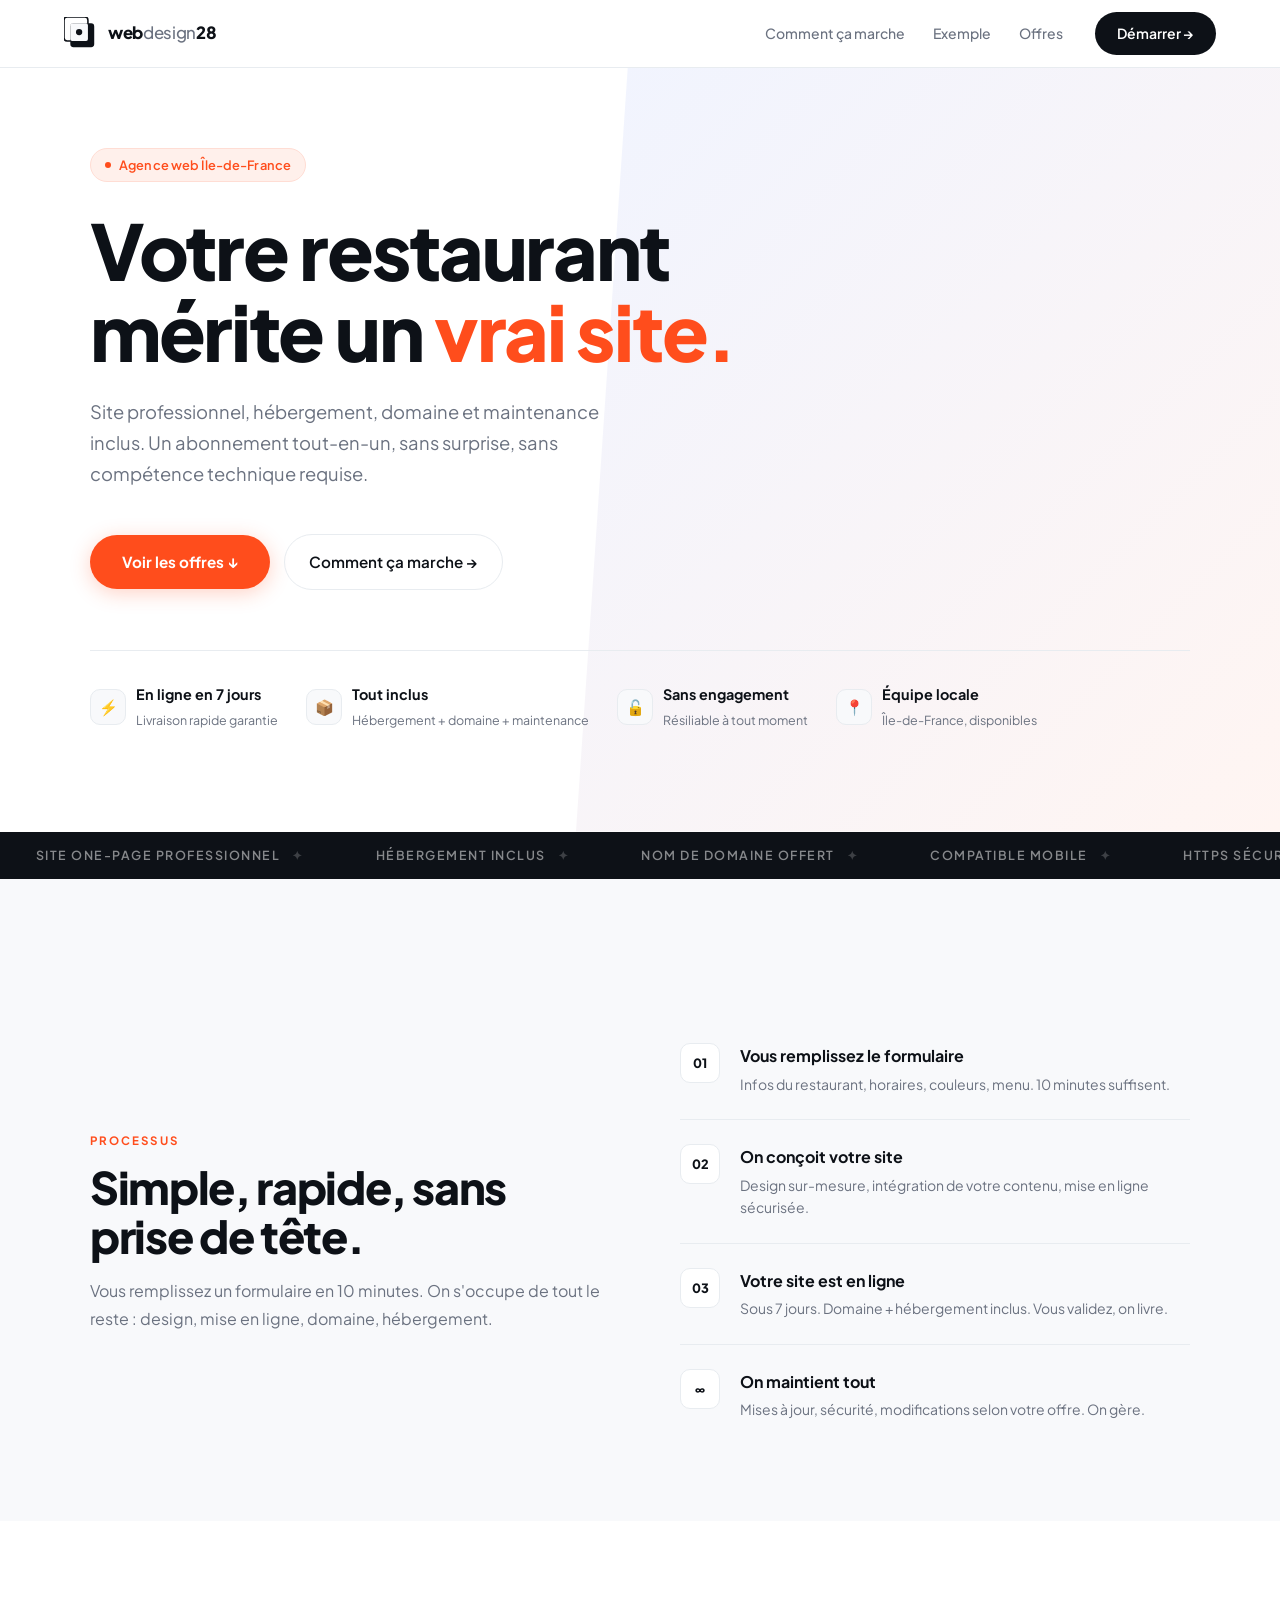
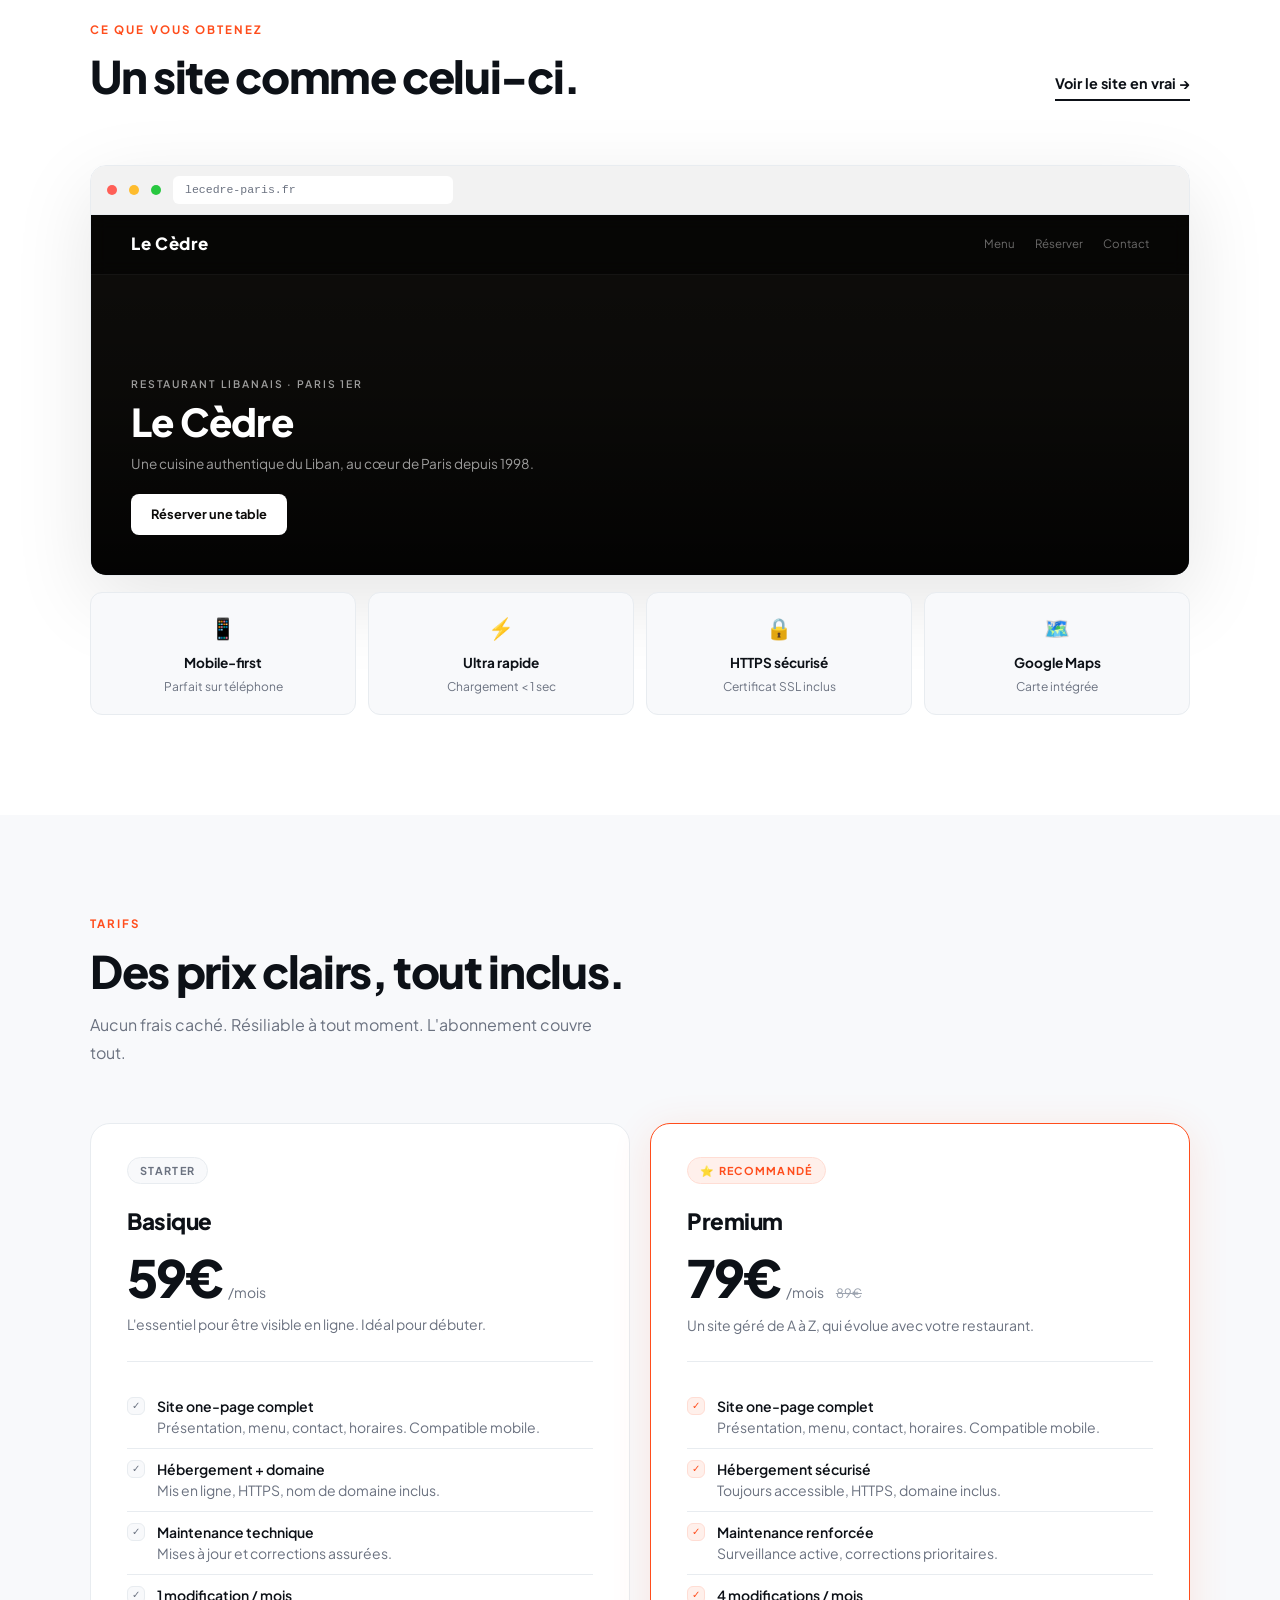
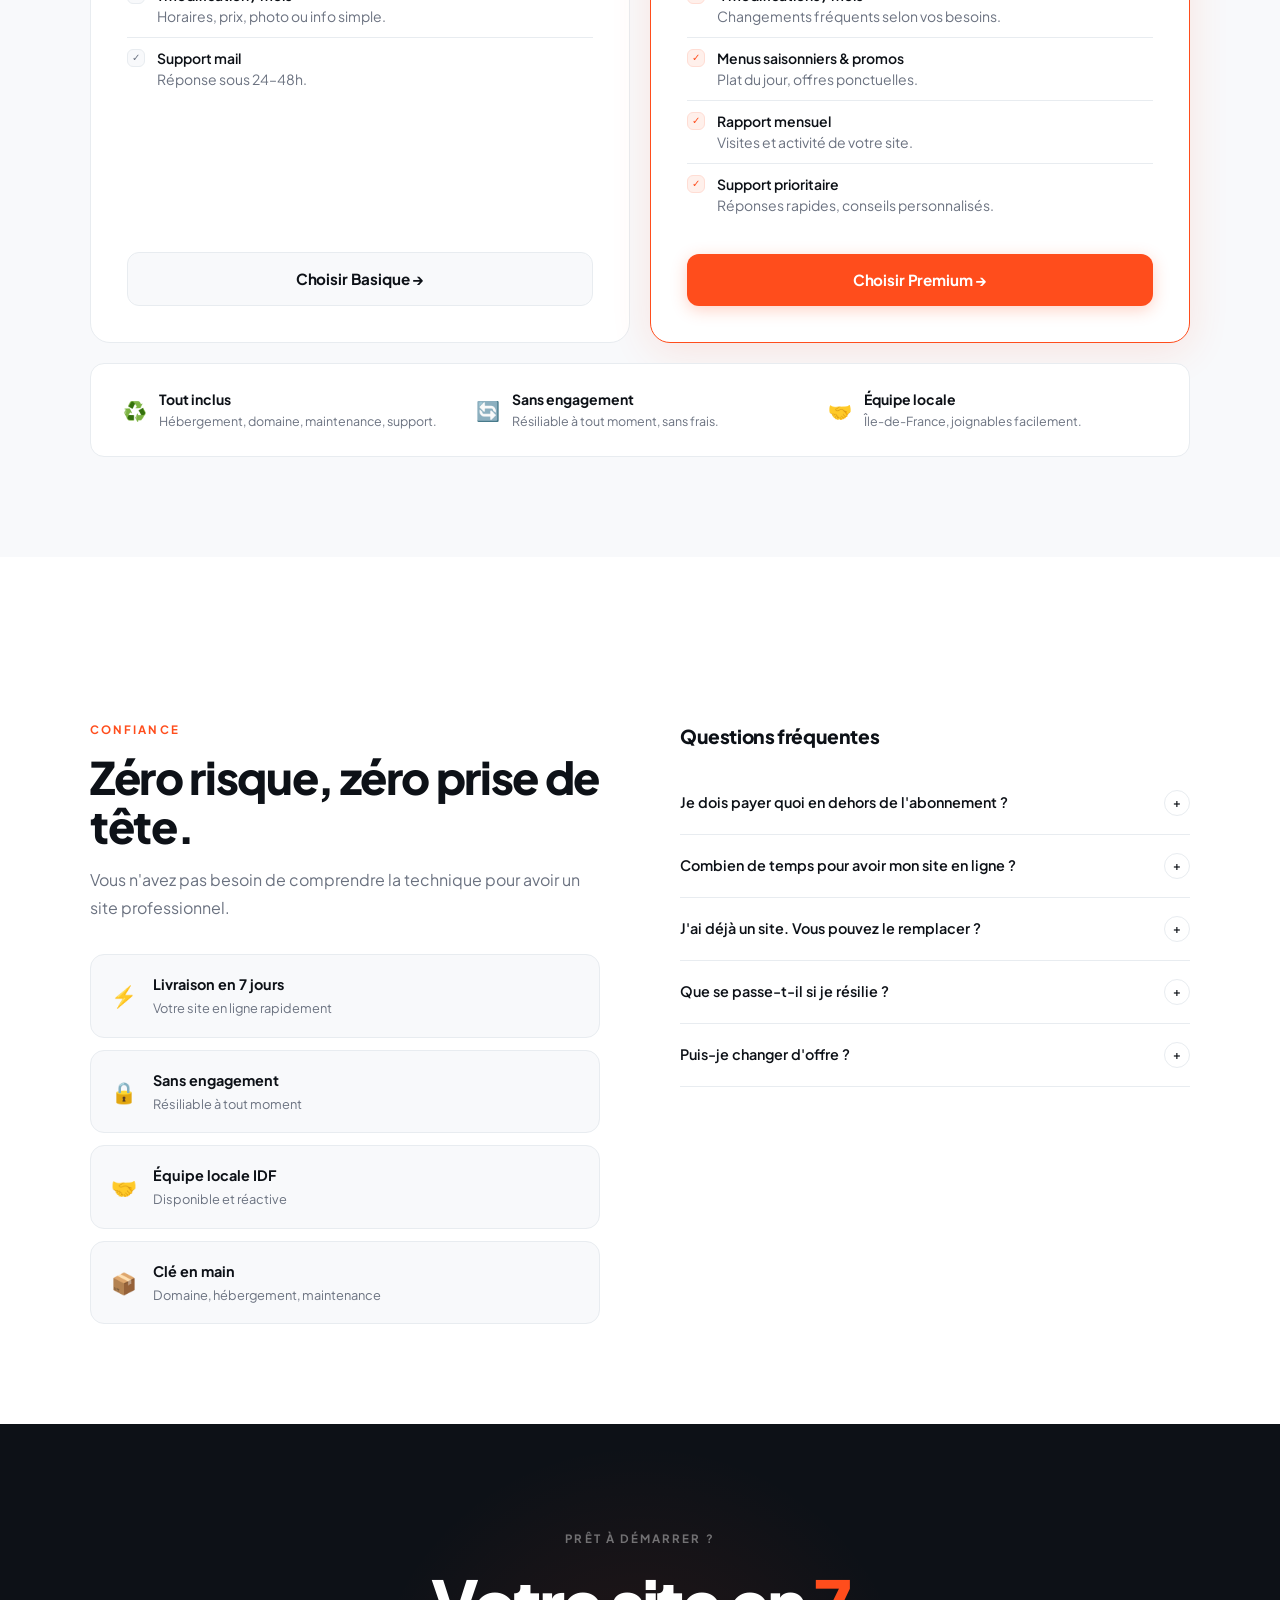
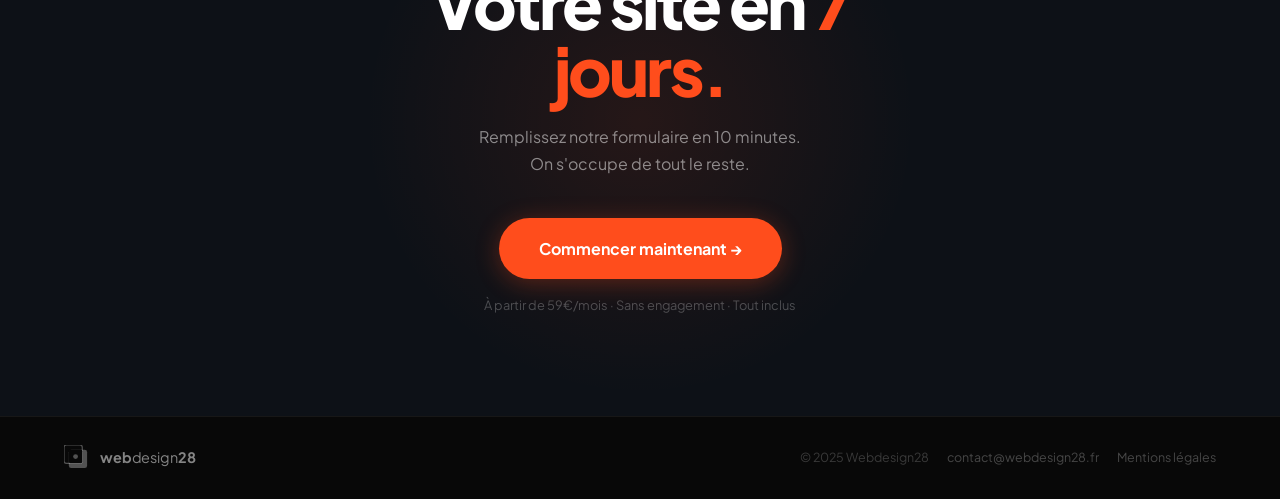
<file: index.html>
<!DOCTYPE html>
<html lang="fr">
<head>
<meta charset="UTF-8"/>
<meta name="viewport" content="width=device-width, initial-scale=1.0"/>
<title>Webdesign28 — Sites web pour restaurants en Île-de-France</title>
<link href="https://fonts.googleapis.com/css2?family=Plus+Jakarta+Sans:wght@400;500;600;700;800&display=swap" rel="stylesheet"/>
<style>
*,*::before,*::after{box-sizing:border-box;margin:0;padding:0}
:root{
  --white:#FFFFFF;
  --bg:#F8F9FB;
  --border:#E8ECF0;
  --text:#0D1117;
  --muted:#6B7280;
  --light:#9CA3AF;
  --accent:#FF4D1C;
  --blue:#1A2FFF;
  --surface:#FFFFFF;
  --font:'Plus Jakarta Sans',sans-serif;
  --radius:14px;
}
html{scroll-behavior:smooth}
body{font-family:var(--font);background:var(--white);color:var(--text);line-height:1.6;overflow-x:hidden}

/* ── NAV ── */
nav{
  position:fixed;top:0;left:0;right:0;z-index:1000;
  background:rgba(255,255,255,0.95);backdrop-filter:blur(16px);
  border-bottom:1px solid var(--border);
  padding:0 5vw;height:68px;
  display:flex;align-items:center;justify-content:space-between;
}
.nav-logo{display:flex;align-items:center;gap:10px;text-decoration:none}
.nav-mark{
  width:34px;height:34px;position:relative;flex-shrink:0;
}
.nav-mark svg{display:block}
.nav-name{font-size:1.05rem;font-weight:800;color:var(--text);letter-spacing:-.02em}
.nav-name span{color:var(--muted);font-weight:500}
.nav-right{display:flex;align-items:center;gap:32px}
.nav-links{display:flex;align-items:center;gap:28px}
.nav-links a{font-size:.875rem;font-weight:500;color:var(--muted);text-decoration:none;transition:color .15s}
.nav-links a:hover{color:var(--text)}
.nav-btn{
  background:var(--text);color:white;border:none;
  padding:10px 22px;border-radius:100px;
  font-family:var(--font);font-size:.875rem;font-weight:600;
  cursor:pointer;text-decoration:none;
  transition:background .15s,transform .15s;display:inline-block;
}
.nav-btn:hover{background:var(--accent);transform:translateY(-1px)}

/* ── HERO ── */
.hero{
  padding:148px 5vw 100px;
  background:var(--white);
  position:relative;overflow:hidden;
}
.hero::before{
  content:'';position:absolute;
  top:0;right:0;width:55%;height:100%;
  background:linear-gradient(135deg,#F0F4FF 0%,#FFF5F2 100%);
  clip-path:polygon(8% 0,100% 0,100% 100%,0% 100%);
  z-index:0;
}
.hero-inner{max-width:1100px;margin:0 auto;position:relative;z-index:1}
.hero-label{
  display:inline-flex;align-items:center;gap:8px;
  background:#FFF0EB;border:1px solid #FFDDD4;
  color:var(--accent);font-size:.8rem;font-weight:600;
  padding:6px 14px;border-radius:100px;margin-bottom:28px;
  letter-spacing:.01em;
}
.hero-label::before{content:'';width:6px;height:6px;border-radius:50%;background:var(--accent)}
h1{
  font-size:clamp(2.8rem,6vw,5.2rem);
  font-weight:800;line-height:1.05;letter-spacing:-.03em;
  color:var(--text);margin-bottom:24px;max-width:720px;
}
h1 .hl{color:var(--accent)}
.hero-sub{
  font-size:1.15rem;color:var(--muted);font-weight:400;
  line-height:1.7;max-width:540px;margin-bottom:44px;
}
.hero-actions{display:flex;align-items:center;gap:14px;flex-wrap:wrap;margin-bottom:60px}
.btn-primary{
  background:var(--accent);color:white;
  padding:15px 32px;border-radius:100px;
  font-family:var(--font);font-size:.95rem;font-weight:700;
  text-decoration:none;display:inline-flex;align-items:center;gap:8px;
  transition:transform .15s,box-shadow .15s;
  box-shadow:0 4px 20px rgba(255,77,28,.25);
}
.btn-primary:hover{transform:translateY(-2px);box-shadow:0 8px 32px rgba(255,77,28,.35)}
.btn-secondary{
  color:var(--text);font-size:.95rem;font-weight:600;
  text-decoration:none;display:inline-flex;align-items:center;gap:6px;
  padding:15px 24px;border-radius:100px;border:1.5px solid var(--border);
  transition:border-color .15s,background .15s;
}
.btn-secondary:hover{border-color:var(--text);background:var(--bg)}
.hero-proof{
  display:flex;align-items:center;gap:28px;flex-wrap:wrap;
  padding-top:32px;border-top:1px solid var(--border);
}
.proof-item{display:flex;align-items:center;gap:10px}
.proof-icon{width:36px;height:36px;border-radius:10px;background:var(--bg);border:1px solid var(--border);display:flex;align-items:center;justify-content:center;font-size:.95rem;flex-shrink:0}
.proof-text strong{display:block;font-size:.9rem;font-weight:700;color:var(--text)}
.proof-text span{font-size:.78rem;color:var(--muted)}

/* ── TICKER ── */
.ticker{
  background:var(--text);overflow:hidden;padding:14px 0;
}
.ticker-track{display:flex;animation:slide 25s linear infinite;white-space:nowrap}
.ticker-item{
  font-size:.78rem;font-weight:600;letter-spacing:.12em;text-transform:uppercase;
  color:rgba(255,255,255,.5);padding:0 36px;flex-shrink:0;
  display:flex;align-items:center;gap:12px;
}
.ticker-item span{color:rgba(255,255,255,.2)}
@keyframes slide{from{transform:translateX(0)}to{transform:translateX(-50%)}}

/* ── SECTION BASE ── */
.section{padding:100px 5vw}
.section-inner{max-width:1100px;margin:0 auto}
.section-tag{
  font-size:.72rem;font-weight:700;letter-spacing:.18em;text-transform:uppercase;
  color:var(--accent);margin-bottom:12px;display:block;
}
.section-title{font-size:clamp(1.9rem,3.5vw,2.8rem);font-weight:800;line-height:1.1;letter-spacing:-.03em;margin-bottom:16px}
.section-desc{font-size:1rem;color:var(--muted);line-height:1.75;max-width:520px}

/* ── HOW ── */
.how{background:var(--bg)}
.how-grid{display:grid;grid-template-columns:1fr 1fr;gap:80px;align-items:center;margin-top:64px}
.steps{display:flex;flex-direction:column;gap:0}
.step{
  display:flex;gap:20px;padding:24px 0;
  border-bottom:1px solid var(--border);
  transition:background .15s;
}
.step:first-child{padding-top:0}
.step:last-child{border-bottom:none;padding-bottom:0}
.step-num{
  width:40px;height:40px;border-radius:10px;
  background:var(--white);border:1.5px solid var(--border);
  display:flex;align-items:center;justify-content:center;
  font-size:.8rem;font-weight:800;color:var(--text);
  flex-shrink:0;transition:all .2s;
}
.step:hover .step-num{background:var(--accent);border-color:var(--accent);color:white}
.step-content{}
.step-title{font-size:1rem;font-weight:700;margin-bottom:4px}
.step-desc{font-size:.875rem;color:var(--muted);line-height:1.6}

/* ── MOCKUP ── */
.example{background:var(--white)}
.example-wrap{margin-top:48px}
.browser{
  border-radius:16px;overflow:hidden;
  border:1.5px solid var(--border);
  box-shadow:0 24px 80px rgba(0,0,0,.1);
}
.browser-bar{
  background:#F2F2F2;padding:10px 16px;
  display:flex;align-items:center;gap:12px;
  border-bottom:1px solid var(--border);
}
.b-dot{width:10px;height:10px;border-radius:50%}
.b-url{
  flex:1;background:white;border-radius:6px;
  padding:5px 12px;font-size:.72rem;color:var(--muted);
  font-family:monospace;max-width:280px;
}
.browser-content{
  background:#0D0C0A;min-height:360px;
  position:relative;overflow:hidden;display:flex;flex-direction:column;
}
.demo-topbar{
  padding:16px 40px;display:flex;align-items:center;justify-content:space-between;
  background:rgba(0,0,0,.5);backdrop-filter:blur(8px);
  border-bottom:1px solid rgba(255,255,255,.06);position:relative;z-index:2;
}
.demo-logo-txt{font-size:1.05rem;font-weight:800;color:white;letter-spacing:.04em}
.demo-nav-links{display:flex;gap:20px}
.demo-nav-links a{font-size:.72rem;color:rgba(255,255,255,.4);text-decoration:none}
.demo-body{
  flex:1;position:relative;overflow:hidden;
  background:url('https://images.unsplash.com/photo-1414235077428-338989a2e8c0?w=1200&q=80') center/cover;
  display:flex;flex-direction:column;justify-content:flex-end;padding:40px;
}
.demo-body::before{content:'';position:absolute;inset:0;background:linear-gradient(to top,rgba(0,0,0,.75) 0%,rgba(0,0,0,.2) 60%,transparent 100%)}
.demo-body-content{position:relative;z-index:1}
.demo-tag{font-size:.65rem;font-weight:600;letter-spacing:.18em;text-transform:uppercase;color:rgba(255,255,255,.6);margin-bottom:12px}
.demo-h{font-size:2.4rem;font-weight:800;color:white;line-height:.95;letter-spacing:-.02em;margin-bottom:12px}
.demo-p{font-size:.85rem;color:rgba(255,255,255,.6);margin-bottom:20px}
.demo-cta-btn{display:inline-block;padding:10px 20px;background:white;color:#0D0C0A;border-radius:8px;font-size:.8rem;font-weight:700;text-decoration:none}

.example-badges{
  display:grid;grid-template-columns:repeat(4,1fr);gap:12px;margin-top:16px;
}
.e-badge{
  background:var(--bg);border:1.5px solid var(--border);border-radius:12px;
  padding:18px;text-align:center;transition:border-color .2s,transform .2s;
}
.e-badge:hover{border-color:var(--accent);transform:translateY(-2px)}
.e-badge-icon{font-size:1.3rem;margin-bottom:8px}
.e-badge-title{font-size:.85rem;font-weight:700}
.e-badge-sub{font-size:.75rem;color:var(--muted);margin-top:3px}

/* ── PRICING ── */
.pricing{background:var(--bg)}
.pricing-grid{
  display:grid;grid-template-columns:1fr 1fr;gap:20px;margin-top:56px;
}
.plan{
  background:var(--white);border:1.5px solid var(--border);
  border-radius:20px;overflow:hidden;
  display:flex;flex-direction:column;
  transition:border-color .2s,transform .2s,box-shadow .2s;
}
.plan:hover{border-color:#C8D0E0;transform:translateY(-4px);box-shadow:0 20px 60px rgba(0,0,0,.08)}
.plan--featured{border-color:var(--accent);box-shadow:0 8px 40px rgba(255,77,28,.12)}
.plan--featured:hover{border-color:var(--accent);box-shadow:0 20px 60px rgba(255,77,28,.18)}
.plan-head{padding:32px 36px 24px}
.plan-badge{
  display:inline-block;font-size:.68rem;font-weight:700;
  letter-spacing:.12em;text-transform:uppercase;
  padding:4px 12px;border-radius:100px;margin-bottom:20px;
}
.plan--basic .plan-badge{background:var(--bg);color:var(--muted);border:1px solid var(--border)}
.plan--featured .plan-badge{background:#FFF0EB;color:var(--accent);border:1px solid #FFDDD4}
.plan-name{font-size:1.4rem;font-weight:800;letter-spacing:-.02em;margin-bottom:12px}
.plan-price-row{display:flex;align-items:baseline;gap:6px}
.plan-price{font-size:3.2rem;font-weight:800;letter-spacing:-.04em;line-height:1}
.plan-per{font-size:.875rem;color:var(--muted);font-weight:400}
.plan-old{font-size:.8rem;color:var(--light);text-decoration:line-through;margin-left:6px}
.plan-desc{font-size:.875rem;color:var(--muted);line-height:1.65;margin-top:10px}
.plan-sep{height:1px;background:var(--border);margin:0 36px}
.plan-body{padding:24px 36px 36px;flex:1;display:flex;flex-direction:column}
.plan-feats{list-style:none;flex:1;margin-bottom:28px}
.plan-feats li{
  display:flex;align-items:flex-start;gap:12px;
  padding:10px 0;border-bottom:1px solid var(--border);
  font-size:.875rem;color:var(--muted);line-height:1.5;
}
.plan-feats li:last-child{border-bottom:none}
.plan-feats strong{display:block;font-weight:600;color:var(--text);font-size:.875rem}
.feat-check{
  width:18px;height:18px;border-radius:6px;flex-shrink:0;margin-top:1px;
  background:var(--bg);border:1px solid var(--border);
  display:flex;align-items:center;justify-content:center;font-size:.6rem;color:var(--muted);
}
.plan--featured .feat-check{background:#FFF0EB;border-color:#FFDDD4;color:var(--accent)}
.plan-btn{
  display:block;text-align:center;padding:14px;border-radius:12px;
  font-family:var(--font);font-size:.95rem;font-weight:700;
  text-decoration:none;transition:all .2s;letter-spacing:-.01em;
}
.plan--basic .plan-btn{background:var(--bg);color:var(--text);border:1.5px solid var(--border)}
.plan--basic .plan-btn:hover{background:var(--text);color:white;border-color:var(--text)}
.plan--featured .plan-btn{background:var(--accent);color:white;box-shadow:0 4px 16px rgba(255,77,28,.25)}
.plan--featured .plan-btn:hover{background:#E03D10;box-shadow:0 8px 24px rgba(255,77,28,.35)}

.pricing-note{
  margin-top:20px;background:var(--white);border:1.5px solid var(--border);
  border-radius:14px;padding:24px 32px;
  display:grid;grid-template-columns:1fr 1fr 1fr;gap:24px;
}
.pnote-item{display:flex;align-items:center;gap:12px}
.pnote-icon{font-size:1.2rem;flex-shrink:0}
.pnote-title{font-size:.875rem;font-weight:700}
.pnote-sub{font-size:.78rem;color:var(--muted);margin-top:2px}

/* ── GARANTIES ── */
.guarantee{background:var(--white)}
.guarantee-grid{display:grid;grid-template-columns:1fr 1fr;gap:80px;align-items:start;margin-top:64px}
.badges{display:flex;flex-direction:column;gap:12px}
.g-badge{
  display:flex;align-items:center;gap:16px;
  padding:18px 20px;background:var(--bg);
  border:1.5px solid var(--border);border-radius:14px;
  transition:border-color .2s,transform .2s;
}
.g-badge:hover{border-color:var(--accent);transform:translateX(4px)}
.g-badge-ico{font-size:1.3rem;flex-shrink:0}
.g-badge-title{font-size:.9rem;font-weight:700}
.g-badge-sub{font-size:.8rem;color:var(--muted);margin-top:2px}
.faq-list{display:flex;flex-direction:column}
.faq-hd{font-size:1.2rem;font-weight:800;margin-bottom:20px;letter-spacing:-.02em}
.faq-item{border-bottom:1px solid var(--border)}
.faq-q{
  display:flex;align-items:center;justify-content:space-between;
  padding:18px 0;cursor:pointer;gap:16px;
  font-size:.9rem;font-weight:600;transition:color .15s;
}
.faq-q:hover{color:var(--accent)}
.faq-ico{
  width:26px;height:26px;border-radius:50%;border:1.5px solid var(--border);
  display:flex;align-items:center;justify-content:center;
  font-size:.75rem;flex-shrink:0;transition:all .25s;
}
.faq-item.open .faq-ico{background:var(--accent);border-color:var(--accent);color:white;transform:rotate(45deg)}
.faq-a{max-height:0;overflow:hidden;transition:max-height .35s ease;font-size:.875rem;color:var(--muted);line-height:1.7}
.faq-item.open .faq-a{max-height:160px;padding-bottom:18px}

/* ── CTA FINAL ── */
.cta-section{
  background:var(--text);padding:100px 5vw;text-align:center;
  position:relative;overflow:hidden;
}
.cta-section::before{
  content:'';position:absolute;top:50%;left:50%;
  transform:translate(-50%,-50%);
  width:600px;height:600px;border-radius:50%;
  background:radial-gradient(circle,rgba(255,77,28,.1) 0%,transparent 65%);
}
.cta-inner{position:relative;z-index:1;max-width:600px;margin:0 auto}
.cta-tag{
  display:inline-block;font-size:.72rem;font-weight:700;
  letter-spacing:.18em;text-transform:uppercase;
  color:rgba(255,255,255,.4);margin-bottom:20px;
}
.cta-title{
  font-size:clamp(2.4rem,6vw,4.2rem);font-weight:800;
  color:white;line-height:1.0;letter-spacing:-.04em;margin-bottom:20px;
}
.cta-title .hl{color:var(--accent)}
.cta-sub{font-size:1rem;color:rgba(255,255,255,.5);line-height:1.7;margin-bottom:40px}
.cta-btn{
  display:inline-flex;align-items:center;gap:10px;
  background:var(--accent);color:white;
  padding:18px 40px;border-radius:100px;
  font-family:var(--font);font-size:1rem;font-weight:700;
  text-decoration:none;transition:transform .15s,box-shadow .15s;
  box-shadow:0 4px 24px rgba(255,77,28,.3);
}
.cta-btn:hover{transform:translateY(-2px);box-shadow:0 10px 40px rgba(255,77,28,.45)}
.cta-note{margin-top:16px;font-size:.8rem;color:rgba(255,255,255,.25)}

/* ── FOOTER ── */
footer{
  background:#080808;padding:28px 5vw;
  display:flex;align-items:center;justify-content:space-between;
  flex-wrap:wrap;gap:12px;border-top:1px solid rgba(255,255,255,.06);
}
.footer-left{display:flex;align-items:center;gap:10px}
.footer-name{font-size:.9rem;font-weight:700;color:rgba(255,255,255,.5);letter-spacing:-.01em}
.footer-name span{font-weight:400}
.footer-right{font-size:.78rem;color:rgba(255,255,255,.2)}
.footer-right a{color:rgba(255,255,255,.25);text-decoration:none;margin-left:16px;transition:color .15s}
.footer-right a:hover{color:rgba(255,255,255,.5)}

/* ── REVEAL ── */
.reveal{opacity:0;transform:translateY(22px);transition:opacity .6s ease,transform .6s ease}
.reveal.in{opacity:1;transform:translateY(0)}
.d1{transition-delay:.08s}.d2{transition-delay:.16s}.d3{transition-delay:.24s}

/* ── MOBILE ── */
@media(max-width:800px){
  .nav-links{display:none}
  .hero::before{display:none}
  .how-grid,.guarantee-grid{grid-template-columns:1fr}
  .pricing-grid{grid-template-columns:1fr}
  .pricing-note{grid-template-columns:1fr}
  .example-badges{grid-template-columns:1fr 1fr}
  .demo-topbar{padding:12px 20px}
  .demo-body{padding:24px 20px}
  .demo-h{font-size:1.8rem}
}
</style>
</head>
<body>

<!-- NAV -->
<nav>
  <a class="nav-logo" href="#">
    <div class="nav-mark">
      <svg width="34" height="34" viewBox="0 0 54 54">
        <rect x="0" y="0" width="38" height="38" rx="5" fill="none" stroke="#0D1117" stroke-width="2.5"/>
        <rect x="10" y="10" width="38" height="38" rx="5" fill="#0D1117"/>
        <rect x="10" y="10" width="28" height="28" rx="3" fill="#F8F9FB"/>
        <circle cx="24" cy="24" r="5" fill="#0D1117"/>
      </svg>
    </div>
    <div class="nav-name">web<span>design</span>28</div>
  </a>
  <div class="nav-right">
    <div class="nav-links">
      <a href="#comment">Comment ça marche</a>
      <a href="#exemple">Exemple</a>
      <a href="#offres">Offres</a>
    </div>
    <a href="formulaire.html" class="nav-btn">Démarrer →</a>
  </div>
</nav>

<!-- HERO -->
<section class="hero">
  <div class="hero-inner">
    <div class="hero-label">Agence web Île-de-France</div>
    <h1>Votre restaurant mérite un <span class="hl">vrai site.</span></h1>
    <p class="hero-sub">Site professionnel, hébergement, domaine et maintenance inclus. Un abonnement tout-en-un, sans surprise, sans compétence technique requise.</p>
    <div class="hero-actions">
      <a href="#offres" class="btn-primary">Voir les offres ↓</a>
      <a href="#comment" class="btn-secondary">Comment ça marche →</a>
    </div>
    <div class="hero-proof">
      <div class="proof-item">
        <div class="proof-icon">⚡</div>
        <div class="proof-text"><strong>En ligne en 7 jours</strong><span>Livraison rapide garantie</span></div>
      </div>
      <div class="proof-item">
        <div class="proof-icon">📦</div>
        <div class="proof-text"><strong>Tout inclus</strong><span>Hébergement + domaine + maintenance</span></div>
      </div>
      <div class="proof-item">
        <div class="proof-icon">🔓</div>
        <div class="proof-text"><strong>Sans engagement</strong><span>Résiliable à tout moment</span></div>
      </div>
      <div class="proof-item">
        <div class="proof-icon">📍</div>
        <div class="proof-text"><strong>Équipe locale</strong><span>Île-de-France, disponibles</span></div>
      </div>
    </div>
  </div>
</section>

<!-- TICKER -->
<div class="ticker" aria-hidden="true">
  <div class="ticker-track">
    <div class="ticker-item">Site one-page professionnel <span>✦</span></div>
    <div class="ticker-item">Hébergement inclus <span>✦</span></div>
    <div class="ticker-item">Nom de domaine offert <span>✦</span></div>
    <div class="ticker-item">Compatible mobile <span>✦</span></div>
    <div class="ticker-item">HTTPS sécurisé <span>✦</span></div>
    <div class="ticker-item">Maintenance assurée <span>✦</span></div>
    <div class="ticker-item">Support réactif <span>✦</span></div>
    <div class="ticker-item">Livré en 7 jours <span>✦</span></div>
    <div class="ticker-item">Site one-page professionnel <span>✦</span></div>
    <div class="ticker-item">Hébergement inclus <span>✦</span></div>
    <div class="ticker-item">Nom de domaine offert <span>✦</span></div>
    <div class="ticker-item">Compatible mobile <span>✦</span></div>
    <div class="ticker-item">HTTPS sécurisé <span>✦</span></div>
    <div class="ticker-item">Maintenance assurée <span>✦</span></div>
    <div class="ticker-item">Support réactif <span>✦</span></div>
    <div class="ticker-item">Livré en 7 jours <span>✦</span></div>
  </div>
</div>

<!-- COMMENT ÇA MARCHE -->
<section class="section how" id="comment">
  <div class="section-inner">
    <div class="how-grid">
      <div class="reveal">
        <span class="section-tag">Processus</span>
        <h2 class="section-title">Simple, rapide, sans prise de tête.</h2>
        <p class="section-desc">Vous remplissez un formulaire en 10 minutes. On s'occupe de tout le reste : design, mise en ligne, domaine, hébergement.</p>
      </div>
      <div class="steps reveal d1">
        <div class="step">
          <div class="step-num">01</div>
          <div class="step-content">
            <div class="step-title">Vous remplissez le formulaire</div>
            <div class="step-desc">Infos du restaurant, horaires, couleurs, menu. 10 minutes suffisent.</div>
          </div>
        </div>
        <div class="step">
          <div class="step-num">02</div>
          <div class="step-content">
            <div class="step-title">On conçoit votre site</div>
            <div class="step-desc">Design sur-mesure, intégration de votre contenu, mise en ligne sécurisée.</div>
          </div>
        </div>
        <div class="step">
          <div class="step-num">03</div>
          <div class="step-content">
            <div class="step-title">Votre site est en ligne</div>
            <div class="step-desc">Sous 7 jours. Domaine + hébergement inclus. Vous validez, on livre.</div>
          </div>
        </div>
        <div class="step">
          <div class="step-num">∞</div>
          <div class="step-content">
            <div class="step-title">On maintient tout</div>
            <div class="step-desc">Mises à jour, sécurité, modifications selon votre offre. On gère.</div>
          </div>
        </div>
      </div>
    </div>
  </div>
</section>

<!-- EXEMPLE -->
<section class="section example" id="exemple">
  <div class="section-inner">
    <div style="display:flex;justify-content:space-between;align-items:flex-end;flex-wrap:wrap;gap:16px;margin-bottom:0" class="reveal">
      <div>
        <span class="section-tag">Ce que vous obtenez</span>
        <h2 class="section-title">Un site comme celui-ci.</h2>
      </div>
      <a href="lecedre.html" target="_blank" rel="noopener" style="font-size:.9rem;font-weight:700;color:var(--text);text-decoration:none;border-bottom:2px solid var(--text);padding-bottom:3px;white-space:nowrap;display:inline-block;margin-bottom:16px;">Voir le site en vrai →</a>
    </div>
    <div class="example-wrap reveal d1">
      <div class="browser">
        <div class="browser-bar">
          <div class="b-dot" style="background:#FF5F57"></div>
          <div class="b-dot" style="background:#FEBC2E"></div>
          <div class="b-dot" style="background:#28C840"></div>
          <div class="b-url">lecedre-paris.fr</div>
        </div>
        <div class="browser-content">
          <div class="demo-topbar">
            <div class="demo-logo-txt">Le Cèdre</div>
            <div class="demo-nav-links">
              <a href="#">Menu</a><a href="#">Réserver</a><a href="#">Contact</a>
            </div>
          </div>
          <div class="demo-body">
            <div class="demo-body-content">
              <div class="demo-tag">Restaurant Libanais · Paris 1er</div>
              <div class="demo-h">Le Cèdre</div>
              <div class="demo-p">Une cuisine authentique du Liban, au cœur de Paris depuis 1998.</div>
              <a href="#" class="demo-cta-btn">Réserver une table</a>
            </div>
          </div>
        </div>
      </div>
      <div class="example-badges">
        <div class="e-badge"><div class="e-badge-icon">📱</div><div class="e-badge-title">Mobile-first</div><div class="e-badge-sub">Parfait sur téléphone</div></div>
        <div class="e-badge"><div class="e-badge-icon">⚡</div><div class="e-badge-title">Ultra rapide</div><div class="e-badge-sub">Chargement &lt; 1 sec</div></div>
        <div class="e-badge"><div class="e-badge-icon">🔒</div><div class="e-badge-title">HTTPS sécurisé</div><div class="e-badge-sub">Certificat SSL inclus</div></div>
        <div class="e-badge"><div class="e-badge-icon">🗺️</div><div class="e-badge-title">Google Maps</div><div class="e-badge-sub">Carte intégrée</div></div>
      </div>
    </div>
  </div>
</section>

<!-- OFFRES -->
<section class="section pricing" id="offres">
  <div class="section-inner">
    <div class="reveal">
      <span class="section-tag">Tarifs</span>
      <h2 class="section-title">Des prix clairs, tout inclus.</h2>
      <p class="section-desc">Aucun frais caché. Résiliable à tout moment. L'abonnement couvre tout.</p>
    </div>
    <div class="pricing-grid">

      <!-- BASIQUE -->
      <div class="plan plan--basic reveal d1">
        <div class="plan-head">
          <div class="plan-badge">Starter</div>
          <div class="plan-name">Basique</div>
          <div class="plan-price-row">
            <span class="plan-price">59€</span>
            <span class="plan-per">/mois</span>
          </div>
          <p class="plan-desc">L'essentiel pour être visible en ligne. Idéal pour débuter.</p>
        </div>
        <div class="plan-sep"></div>
        <div class="plan-body">
          <ul class="plan-feats">
            <li><div class="feat-check">✓</div><div><strong>Site one-page complet</strong>Présentation, menu, contact, horaires. Compatible mobile.</div></li>
            <li><div class="feat-check">✓</div><div><strong>Hébergement + domaine</strong>Mis en ligne, HTTPS, nom de domaine inclus.</div></li>
            <li><div class="feat-check">✓</div><div><strong>Maintenance technique</strong>Mises à jour et corrections assurées.</div></li>
            <li><div class="feat-check">✓</div><div><strong>1 modification / mois</strong>Horaires, prix, photo ou info simple.</div></li>
            <li><div class="feat-check">✓</div><div><strong>Support mail</strong>Réponse sous 24–48h.</div></li>
          </ul>
          <a href="formulaire.html?offre=basique" class="plan-btn">Choisir Basique →</a>
        </div>
      </div>

      <!-- PREMIUM -->
      <div class="plan plan--featured reveal d2">
        <div class="plan-head">
          <div class="plan-badge">⭐ Recommandé</div>
          <div class="plan-name">Premium</div>
          <div class="plan-price-row">
            <span class="plan-price">79€</span>
            <span class="plan-per">/mois</span>
            <span class="plan-old">89€</span>
          </div>
          <p class="plan-desc">Un site géré de A à Z, qui évolue avec votre restaurant.</p>
        </div>
        <div class="plan-sep"></div>
        <div class="plan-body">
          <ul class="plan-feats">
            <li><div class="feat-check">✓</div><div><strong>Site one-page complet</strong>Présentation, menu, contact, horaires. Compatible mobile.</div></li>
            <li><div class="feat-check">✓</div><div><strong>Hébergement sécurisé</strong>Toujours accessible, HTTPS, domaine inclus.</div></li>
            <li><div class="feat-check">✓</div><div><strong>Maintenance renforcée</strong>Surveillance active, corrections prioritaires.</div></li>
            <li><div class="feat-check">✓</div><div><strong>4 modifications / mois</strong>Changements fréquents selon vos besoins.</div></li>
            <li><div class="feat-check">✓</div><div><strong>Menus saisonniers & promos</strong>Plat du jour, offres ponctuelles.</div></li>
            <li><div class="feat-check">✓</div><div><strong>Rapport mensuel</strong>Visites et activité de votre site.</div></li>
            <li><div class="feat-check">✓</div><div><strong>Support prioritaire</strong>Réponses rapides, conseils personnalisés.</div></li>
          </ul>
          <a href="formulaire.html?offre=premium" class="plan-btn">Choisir Premium →</a>
        </div>
      </div>
    </div>

    <div class="pricing-note reveal">
      <div class="pnote-item"><div class="pnote-icon">♻️</div><div><div class="pnote-title">Tout inclus</div><div class="pnote-sub">Hébergement, domaine, maintenance, support.</div></div></div>
      <div class="pnote-item"><div class="pnote-icon">🔄</div><div><div class="pnote-title">Sans engagement</div><div class="pnote-sub">Résiliable à tout moment, sans frais.</div></div></div>
      <div class="pnote-item"><div class="pnote-icon">🤝</div><div><div class="pnote-title">Équipe locale</div><div class="pnote-sub">Île-de-France, joignables facilement.</div></div></div>
    </div>
  </div>
</section>

<!-- GARANTIES + FAQ -->
<section class="section guarantee">
  <div class="section-inner">
    <div class="guarantee-grid">
      <div class="reveal">
        <span class="section-tag">Confiance</span>
        <h2 class="section-title">Zéro risque, zéro prise de tête.</h2>
        <p class="section-desc" style="margin-bottom:32px">Vous n'avez pas besoin de comprendre la technique pour avoir un site professionnel.</p>
        <div class="badges">
          <div class="g-badge"><div class="g-badge-ico">⚡</div><div><div class="g-badge-title">Livraison en 7 jours</div><div class="g-badge-sub">Votre site en ligne rapidement</div></div></div>
          <div class="g-badge"><div class="g-badge-ico">🔒</div><div><div class="g-badge-title">Sans engagement</div><div class="g-badge-sub">Résiliable à tout moment</div></div></div>
          <div class="g-badge"><div class="g-badge-ico">🤝</div><div><div class="g-badge-title">Équipe locale IDF</div><div class="g-badge-sub">Disponible et réactive</div></div></div>
          <div class="g-badge"><div class="g-badge-ico">📦</div><div><div class="g-badge-title">Clé en main</div><div class="g-badge-sub">Domaine, hébergement, maintenance</div></div></div>
        </div>
      </div>
      <div class="faq-list reveal d1">
        <div class="faq-hd">Questions fréquentes</div>
        <div class="faq-item">
          <div class="faq-q" onclick="faq(this)">Je dois payer quoi en dehors de l'abonnement ? <div class="faq-ico">+</div></div>
          <div class="faq-a">Rien du tout. L'abonnement couvre la création, l'hébergement, le nom de domaine et la maintenance. Aucun frais caché.</div>
        </div>
        <div class="faq-item">
          <div class="faq-q" onclick="faq(this)">Combien de temps pour avoir mon site en ligne ? <div class="faq-ico">+</div></div>
          <div class="faq-a">En moyenne 5 à 7 jours après réception de votre formulaire et de vos visuels. Vous êtes informé à chaque étape.</div>
        </div>
        <div class="faq-item">
          <div class="faq-q" onclick="faq(this)">J'ai déjà un site. Vous pouvez le remplacer ? <div class="faq-ico">+</div></div>
          <div class="faq-a">Oui. On crée le nouveau site puis on effectue le transfert. Votre adresse web reste la même, sans interruption.</div>
        </div>
        <div class="faq-item">
          <div class="faq-q" onclick="faq(this)">Que se passe-t-il si je résilie ? <div class="faq-ico">+</div></div>
          <div class="faq-a">Vous nous prévenez, on arrête l'abonnement. Le site reste accessible jusqu'à la fin de la période payée.</div>
        </div>
        <div class="faq-item">
          <div class="faq-q" onclick="faq(this)">Puis-je changer d'offre ? <div class="faq-ico">+</div></div>
          <div class="faq-a">Oui, à tout moment. Vous passez de Basique à Premium ou l'inverse, le changement prend effet le mois suivant.</div>
        </div>
      </div>
    </div>
  </div>
</section>

<!-- CTA FINAL -->
<section class="cta-section">
  <div class="cta-inner reveal">
    <span class="cta-tag">Prêt à démarrer ?</span>
    <h2 class="cta-title">Votre site en <span class="hl">7 jours.</span></h2>
    <p class="cta-sub">Remplissez notre formulaire en 10 minutes.<br>On s'occupe de tout le reste.</p>
    <a href="formulaire.html" class="cta-btn">Commencer maintenant →</a>
    <p class="cta-note">À partir de 59€/mois · Sans engagement · Tout inclus</p>
  </div>
</section>

<!-- FOOTER -->
<footer>
  <div class="footer-left">
    <svg width="26" height="26" viewBox="0 0 54 54">
      <rect x="0" y="0" width="38" height="38" rx="5" fill="none" stroke="rgba(255,255,255,0.3)" stroke-width="2.5"/>
      <rect x="10" y="10" width="38" height="38" rx="5" fill="rgba(255,255,255,0.3)"/>
      <rect x="10" y="10" width="28" height="28" rx="3" fill="#080808"/>
      <circle cx="24" cy="24" r="5" fill="rgba(255,255,255,0.3)"/>
    </svg>
    <div class="footer-name">web<span>design</span>28</div>
  </div>
  <div class="footer-right">
    © 2025 Webdesign28
    <a href="mailto:contact@webdesign28.fr">contact@webdesign28.fr</a>
    <a href="mentions-legales.html">Mentions légales</a>
  </div>
</footer>

<script>
// Reveal
const obs = new IntersectionObserver(e => e.forEach(x => { if(x.isIntersecting) x.target.classList.add('in') }), {threshold:.1});
document.querySelectorAll('.reveal').forEach(el => obs.observe(el));
// FAQ
function faq(btn) {
  const item = btn.parentElement;
  const open = item.classList.contains('open');
  document.querySelectorAll('.faq-item.open').forEach(i => i.classList.remove('open'));
  if(!open) item.classList.add('open');
}
// Nav shadow
window.addEventListener('scroll', () => {
  document.querySelector('nav').style.boxShadow = scrollY > 20 ? '0 2px 20px rgba(0,0,0,.06)' : 'none';
});
</script>
</body>
</html>
</file>
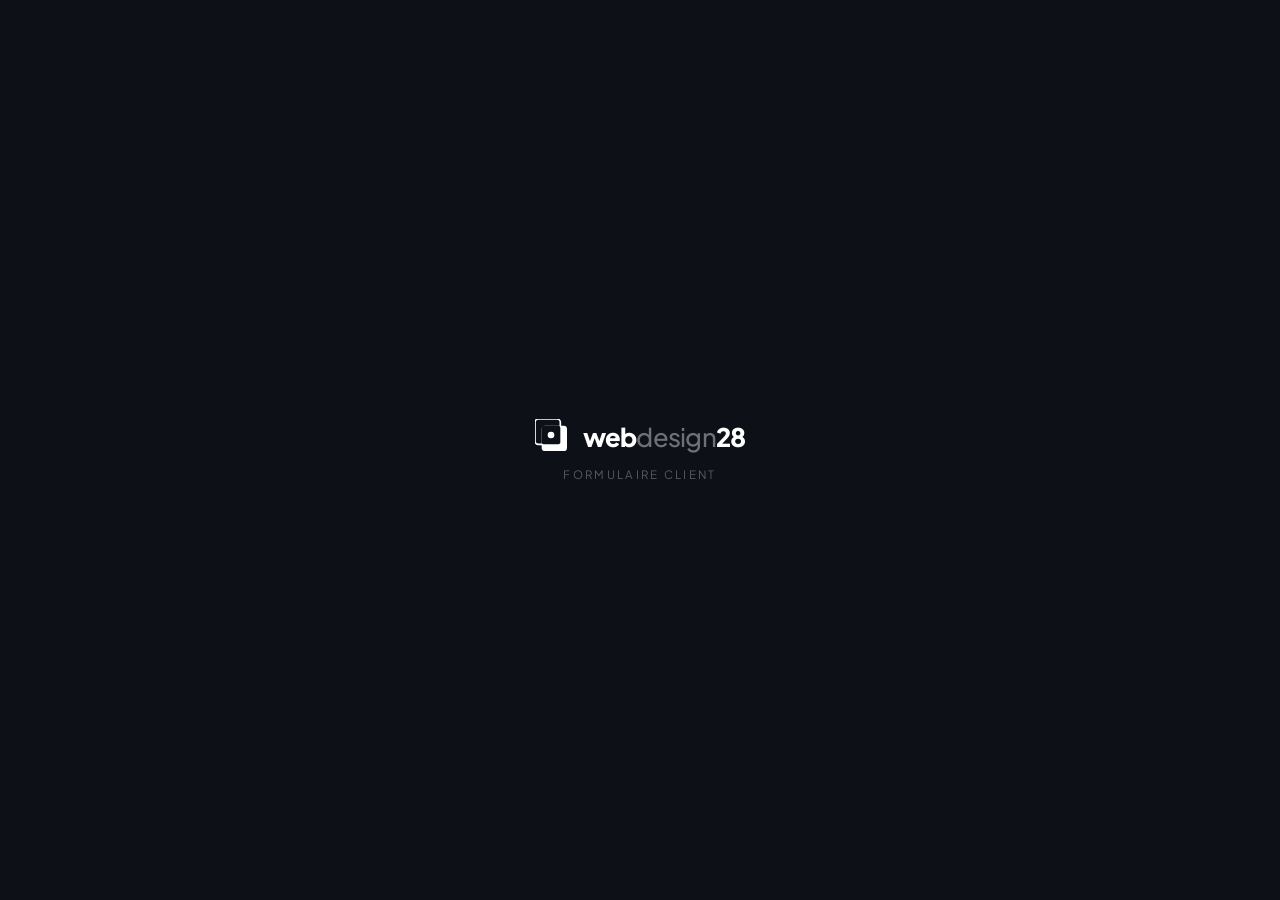
<file: formulaire.html>
<!DOCTYPE html>
<html lang="fr">
<head>
<meta charset="UTF-8"/>
<meta name="viewport" content="width=device-width, initial-scale=1.0"/>
<title>Démarrer mon site — Webdesign28</title>
<link href="https://fonts.googleapis.com/css2?family=Plus+Jakarta+Sans:wght@400;500;600;700;800&display=swap" rel="stylesheet"/>
<style>
*,*::before,*::after{box-sizing:border-box;margin:0;padding:0}
:root{
  --white:#FFFFFF;--bg:#F8F9FB;--border:#E8ECF0;
  --text:#0D1117;--muted:#6B7280;--light:#9CA3AF;
  --accent:#FF4D1C;--font:'Plus Jakarta Sans',sans-serif;--radius:12px;
}
html{scroll-behavior:smooth}
body{font-family:var(--font);background:var(--bg);color:var(--text);min-height:100vh}

/* SPLASH */
#splash{position:fixed;inset:0;z-index:9999;background:var(--text);display:flex;align-items:center;justify-content:center;flex-direction:column;gap:12px}
#splash.out{animation:sOut .5s ease forwards}
@keyframes sOut{to{opacity:0;pointer-events:none}}
.sp-logo{display:flex;align-items:center;gap:12px;opacity:0;animation:sUp .5s ease .2s forwards}
.sp-name{font-size:1.6rem;font-weight:800;color:white;letter-spacing:-.03em}
.sp-name span{opacity:.4;font-weight:500}
.sp-sub{font-size:.72rem;letter-spacing:.2em;text-transform:uppercase;color:rgba(255,255,255,.3);opacity:0;animation:sUp .4s ease .5s forwards}
@keyframes sUp{from{opacity:0;transform:translateY(10px)}to{opacity:1;transform:translateY(0)}}

/* HEADER */
.header{background:var(--text);height:64px;padding:0 40px;display:flex;align-items:center;justify-content:space-between;position:sticky;top:0;z-index:100}
.h-logo{display:flex;align-items:center;gap:10px;text-decoration:none}
.h-name{font-size:1rem;font-weight:800;color:white;letter-spacing:-.02em}
.h-name span{opacity:.4;font-weight:500}
.h-sub{font-size:.8rem;color:rgba(255,255,255,.35)}

/* PROGRESS */
.progress{background:var(--white);border-bottom:1px solid var(--border);padding:0 40px;position:sticky;top:64px;z-index:99}
.progress-inner{display:flex;max-width:820px;margin:0 auto}
.tab{flex:1;padding:14px 6px;font-size:.75rem;font-weight:600;color:var(--light);text-align:center;border-bottom:2px solid transparent;cursor:pointer;transition:all .2s;white-space:nowrap;overflow:hidden;text-overflow:ellipsis}
.tab.active{color:var(--accent);border-bottom-color:var(--accent)}
.tab.done{color:var(--text);border-bottom-color:var(--text)}

/* MAIN */
.main{max-width:820px;margin:0 auto;padding:48px 20px 100px}
.page{display:none;animation:pIn .3s ease}
.page.active{display:block}
@keyframes pIn{from{opacity:0;transform:translateY(8px)}to{opacity:1;transform:translateY(0)}}

.pg-title{font-size:1.75rem;font-weight:800;letter-spacing:-.03em;margin-bottom:6px}
.pg-desc{font-size:.9rem;color:var(--muted);margin-bottom:36px;line-height:1.6}

/* OFFER CARDS */
.offer-grid{display:grid;grid-template-columns:1fr 1fr;gap:16px;margin-bottom:20px}
.offer-card{
  background:var(--white);border:2px solid var(--border);border-radius:16px;
  overflow:hidden;cursor:pointer;transition:border-color .2s,transform .2s,box-shadow .2s;
  position:relative;
}
.offer-card:hover{border-color:#C8D0E0;transform:translateY(-3px);box-shadow:0 12px 40px rgba(0,0,0,.07)}
.offer-card.selected{border-color:var(--accent);box-shadow:0 0 0 3px rgba(255,77,28,.1)}
.offer-card.selected.premium{border-color:var(--text);box-shadow:0 0 0 3px rgba(13,17,23,.08)}
.offer-card input[type=radio]{display:none}
.offer-check{position:absolute;top:14px;right:14px;width:22px;height:22px;border-radius:50%;border:2px solid var(--border);background:var(--bg);display:flex;align-items:center;justify-content:center;font-size:.65rem;color:white;transition:all .2s}
.offer-card.selected .offer-check{background:var(--accent);border-color:var(--accent)}
.offer-card.selected.premium .offer-check{background:var(--text);border-color:var(--text)}
.offer-head{padding:24px 24px 16px}
.offer-badge{display:inline-block;font-size:.65rem;font-weight:700;letter-spacing:.12em;text-transform:uppercase;padding:3px 10px;border-radius:100px;margin-bottom:14px}
.offer-card .offer-badge{background:var(--bg);color:var(--muted);border:1px solid var(--border)}
.offer-card.selected .offer-badge,.offer-card:hover .offer-badge{background:#FFF0EB;color:var(--accent);border-color:#FFDDD4}
.offer-card.selected.premium .offer-badge,.offer-card.premium:hover .offer-badge{background:var(--text);color:white;border-color:var(--text)}
.offer-name{font-size:1.3rem;font-weight:800;letter-spacing:-.02em;margin-bottom:10px}
.offer-price-row{display:flex;align-items:baseline;gap:5px}
.offer-price{font-size:2.5rem;font-weight:800;letter-spacing:-.04em;line-height:1}
.offer-per{font-size:.85rem;color:var(--muted)}
.offer-old{font-size:.78rem;color:var(--light);text-decoration:line-through;margin-left:4px}
.offer-desc{font-size:.82rem;color:var(--muted);line-height:1.6;margin-top:8px}
.offer-sep{height:1px;background:var(--border);margin:0 24px}
.offer-body{padding:16px 24px 24px}
.offer-feats{list-style:none;display:flex;flex-direction:column;gap:7px}
.offer-feats li{font-size:.82rem;color:var(--muted);display:flex;align-items:center;gap:8px}
.offer-feats li::before{content:'✓';flex-shrink:0;width:16px;height:16px;border-radius:4px;background:var(--bg);border:1px solid var(--border);display:flex;align-items:center;justify-content:center;font-size:.6rem;color:var(--muted)}
.offer-card.selected .offer-feats li::before{background:#FFF0EB;border-color:#FFDDD4;color:var(--accent)}
.offer-card.selected.premium .offer-feats li::before{background:var(--text);border-color:var(--text);color:white}

.selected-banner{display:none;background:#FFF0EB;border:1px solid #FFDDD4;border-radius:10px;padding:12px 18px;font-size:.875rem;font-weight:600;color:var(--accent);align-items:center;gap:10px;margin-bottom:24px}
.selected-banner.show{display:flex}

/* CARD */
.card{background:var(--white);border:1.5px solid var(--border);border-radius:var(--radius);padding:28px;margin-bottom:20px}
.card-title{font-size:.72rem;font-weight:700;text-transform:uppercase;letter-spacing:.1em;color:var(--muted);margin-bottom:20px}

/* FIELDS */
.field{margin-bottom:18px}
.field:last-child{margin-bottom:0}
label{display:block;font-size:.82rem;font-weight:600;margin-bottom:6px;color:var(--text)}
.req{color:var(--accent);margin-left:2px}
input[type=text],input[type=email],input[type=tel],input[type=url],input[type=number],select,textarea{
  width:100%;padding:11px 14px;border:1.5px solid var(--border);border-radius:9px;
  font-family:var(--font);font-size:.875rem;color:var(--text);background:var(--white);
  outline:none;appearance:none;transition:border-color .15s,box-shadow .15s;
}
input:focus,select:focus,textarea:focus{border-color:var(--accent);box-shadow:0 0 0 3px rgba(255,77,28,.07)}
textarea{resize:vertical;min-height:90px}
.hint{font-size:.78rem;color:var(--light);margin-top:5px;line-height:1.5}
.row{display:grid;grid-template-columns:1fr 1fr;gap:16px}
@media(max-width:540px){.row{grid-template-columns:1fr}}
select{background-image:url("data:image/svg+xml,%3Csvg xmlns='http://www.w3.org/2000/svg' width='12' height='12' viewBox='0 0 12 12'%3E%3Cpath fill='%236B7280' d='M6 8L1 3h10z'/%3E%3C/svg%3E");background-repeat:no-repeat;background-position:right 14px center;padding-right:36px}

/* PILLS */
.pills{display:flex;flex-wrap:wrap;gap:8px;margin-top:4px}
.pill{padding:7px 16px;border:1.5px solid var(--border);border-radius:100px;font-size:.82rem;font-weight:500;cursor:pointer;transition:all .15s;user-select:none;background:var(--white)}
.pill input{display:none}
.pill:has(input:checked){background:var(--accent);border-color:var(--accent);color:white}

/* COLORS */
.color-row{display:flex;flex-wrap:wrap;gap:10px;align-items:center;margin-top:8px}
.swatch{width:30px;height:30px;border-radius:50%;cursor:pointer;border:2px solid transparent;transition:transform .15s,border-color .15s}
.swatch:hover{transform:scale(1.12)}
.swatch.selected{border-color:var(--text);box-shadow:0 0 0 2px white inset}
.preview-bar{height:32px;border-radius:8px;display:flex;align-items:center;justify-content:center;margin-top:8px;transition:background .2s}
.preview-bar span{font-size:.78rem;font-weight:700;font-family:monospace}

/* NAV */
.nav-row{display:flex;justify-content:space-between;align-items:center;margin-top:36px;gap:12px}
.btn{padding:12px 28px;border-radius:100px;font-family:var(--font);font-size:.9rem;font-weight:700;cursor:pointer;border:none;transition:all .15s;letter-spacing:-.01em}
.btn-prev{background:var(--white);border:1.5px solid var(--border);color:var(--muted)}
.btn-prev:hover{border-color:var(--text);color:var(--text)}
.btn-next{background:var(--accent);color:white;margin-left:auto;box-shadow:0 4px 14px rgba(255,77,28,.2)}
.btn-next:hover{background:#e03d10;transform:translateY(-1px)}
.btn-submit{background:var(--text);color:white;padding:14px 36px;font-size:.95rem;margin-left:auto}
.btn-submit:hover{background:#222;transform:translateY(-1px)}

/* INFO BOXES */
.info-blue{background:#EFF6FF;border:1.5px solid #BFDBFE;border-radius:10px;padding:14px 16px;font-size:.82rem;color:#1E40AF;line-height:1.7;margin-bottom:16px}
.info-gray{background:var(--bg);border:1.5px solid var(--border);border-radius:10px;padding:14px 16px;font-size:.82rem;color:var(--muted)}
.info-gray ul{margin-left:16px;margin-top:6px;line-height:2}

/* RECAP */
.recap-bar{display:flex;align-items:center;justify-content:space-between;flex-wrap:wrap;gap:12px;background:var(--text);color:white;border-radius:12px;padding:18px 24px;margin-bottom:20px}
.recap-label{font-size:.68rem;font-weight:600;letter-spacing:.12em;text-transform:uppercase;opacity:.4;margin-bottom:4px}
.recap-value{font-size:1.1rem;font-weight:800;letter-spacing:-.02em}
.recap-change{background:rgba(255,255,255,.1);border:1px solid rgba(255,255,255,.15);color:rgba(255,255,255,.6);padding:7px 14px;border-radius:8px;font-size:.78rem;font-weight:500;cursor:pointer;font-family:var(--font)}

/* SCHEDULE */
.sched-header{display:grid;grid-template-columns:100px 1fr;gap:12px;padding-bottom:8px;border-bottom:2px solid var(--border);margin-bottom:4px}
.sched-header-labels{display:grid;grid-template-columns:1fr 1fr 1fr 1fr;gap:8px;font-size:.68rem;font-weight:700;color:var(--light);text-transform:uppercase;letter-spacing:.05em}
.sched-row{display:grid;grid-template-columns:100px 1fr;align-items:center;gap:12px;padding:10px 0;border-bottom:1px solid var(--border)}
.sched-hours{display:none;grid-template-columns:1fr 1fr 1fr 1fr;gap:8px}
.sched-closed{font-size:.82rem;color:var(--light)}

@media(max-width:600px){
  .offer-grid{grid-template-columns:1fr}
  .header{padding:0 20px}
  .progress{padding:0 16px}
  .main{padding:32px 16px 80px}
}
</style>
</head>
<body>

<!-- SPLASH -->
<div id="splash">
  <div class="sp-logo">
    <svg width="36" height="36" viewBox="0 0 54 54">
      <rect x="0" y="0" width="38" height="38" rx="5" fill="none" stroke="white" stroke-width="2.5"/>
      <rect x="10" y="10" width="38" height="38" rx="5" fill="white"/>
      <rect x="10" y="10" width="28" height="28" rx="3" fill="#0D1117"/>
      <circle cx="24" cy="24" r="5" fill="white"/>
    </svg>
    <div class="sp-name">web<span>design</span>28</div>
  </div>
  <div class="sp-sub">Formulaire client</div>
</div>

<!-- HEADER -->
<header class="header">
  <a href="index.html" class="h-logo">
    <svg width="28" height="28" viewBox="0 0 54 54">
      <rect x="0" y="0" width="38" height="38" rx="5" fill="none" stroke="white" stroke-width="2.5"/>
      <rect x="10" y="10" width="38" height="38" rx="5" fill="white"/>
      <rect x="10" y="10" width="28" height="28" rx="3" fill="#0D1117"/>
      <circle cx="24" cy="24" r="5" fill="white"/>
    </svg>
    <div class="h-name">web<span>design</span>28</div>
  </a>
  <div class="h-sub">Formulaire d'intégration client</div>
</header>

<!-- PROGRESS -->
<div class="progress">
  <div class="progress-inner">
    <div class="tab active" onclick="goTo(0)">Offre</div>
    <div class="tab" onclick="goTo(1)">Restaurant</div>
    <div class="tab" onclick="goTo(2)">Horaires</div>
    <div class="tab" onclick="goTo(3)">Visuels</div>
    <div class="tab" onclick="goTo(4)">Menu</div>
    <div class="tab" onclick="goTo(5)">Technique</div>
    <div class="tab" onclick="goTo(6)">Légal</div>
    <div class="tab" onclick="goTo(7)">Finalisation</div>
  </div>
</div>

<div class="main">
<form id="mainForm" action="https://formspree.io/f/xaqkdzba" method="POST" novalidate>
  <input type="hidden" name="_subject" value="🍽️ Nouveau client Webdesign28 !"/>
  <input type="hidden" name="_next" id="next-url" value=""/>
  <input type="text" name="_gotcha" style="display:none"/>
  <input type="hidden" name="offre_choisie" id="offre-hidden" value=""/>

  <!-- PAGE 0 — OFFRE -->
  <div class="page active" id="page-0">
    <div class="pg-title">Choisissez votre offre</div>
    <div class="pg-desc">Sélectionnez la formule qui correspond à vos besoins. Vous pourrez changer à tout moment.</div>
    <div class="offer-grid">
      <label class="offer-card" id="card-basic" onclick="selectOffer('basique',this)">
        <input type="radio" name="offre" value="basique"/>
        <div class="offer-check">✓</div>
        <div class="offer-head">
          <div class="offer-badge">Starter</div>
          <div class="offer-name">Basique</div>
          <div class="offer-price-row"><span class="offer-price">59€</span><span class="offer-per">/mois</span></div>
          <p class="offer-desc">L'essentiel pour être visible en ligne.</p>
        </div>
        <div class="offer-sep"></div>
        <div class="offer-body">
          <ul class="offer-feats">
            <li>Site one-page complet</li>
            <li>Hébergement + domaine</li>
            <li>Maintenance technique</li>
            <li>1 modification / mois</li>
            <li>Support mail (24–48h)</li>
          </ul>
        </div>
      </label>
      <label class="offer-card premium" id="card-premium" onclick="selectOffer('premium',this)">
        <input type="radio" name="offre" value="premium"/>
        <div class="offer-check">✓</div>
        <div class="offer-head">
          <div class="offer-badge">⭐ Recommandé</div>
          <div class="offer-name">Premium</div>
          <div class="offer-price-row"><span class="offer-price">79€</span><span class="offer-per">/mois</span><span class="offer-old">89€</span></div>
          <p class="offer-desc">Un site géré de A à Z, qui évolue avec vous.</p>
        </div>
        <div class="offer-sep"></div>
        <div class="offer-body">
          <ul class="offer-feats">
            <li>Site one-page complet</li>
            <li>Hébergement + domaine</li>
            <li>Maintenance renforcée</li>
            <li>4 modifications / mois</li>
            <li>Menus saisonniers & promos</li>
            <li>Rapport mensuel de visites</li>
            <li>Support prioritaire</li>
          </ul>
        </div>
      </label>
    </div>
    <div class="selected-banner" id="sel-banner"><span>✓</span><span id="sel-text"></span></div>
    <div class="nav-row">
      <button type="button" class="btn btn-next" onclick="nextPage()">Continuer →</button>
    </div>
  </div>

  <!-- PAGE 1 — RESTAURANT -->
  <div class="page" id="page-1">
    <div class="pg-title">Votre restaurant</div>
    <div class="pg-desc">Les informations de base qui apparaîtront sur votre site.</div>
    <div class="card">
      <div class="card-title">Identité</div>
      <div class="field"><label>Nom du restaurant <span class="req">*</span></label><input type="text" name="nom_restaurant" placeholder="Ex : Le Bistrot Parisien" id="f-nom"/></div>
      <div class="row">
        <div class="field"><label>Prénom du gérant <span class="req">*</span></label><input type="text" name="prenom_gerant" placeholder="Jean" id="f-prenom"/></div>
        <div class="field"><label>Nom du gérant <span class="req">*</span></label><input type="text" name="nom_gerant" placeholder="Dupont"/></div>
      </div>
      <div class="row">
        <div class="field"><label>Téléphone <span class="req">*</span></label><input type="tel" name="telephone" placeholder="06 12 34 56 78"/></div>
        <div class="field"><label>Email <span class="req">*</span></label><input type="email" name="email" placeholder="jean@restaurant.fr" id="f-email"/></div>
      </div>
      <div class="field"><label>Adresse complète <span class="req">*</span></label><input type="text" name="adresse" placeholder="12 rue de la Paix, 75001 Paris"/></div>
    </div>
    <div class="card">
      <div class="card-title">Détails</div>
      <div class="row">
        <div class="field"><label>Type de cuisine</label>
          <select name="type_cuisine">
            <option value="">Sélectionner...</option>
            <option>Française traditionnelle</option><option>Italienne</option>
            <option>Japonaise / Sushis</option><option>Méditerranéenne</option>
            <option>Burger / Fast-casual</option><option>Pizzeria</option>
            <option>Végétarienne / Vegan</option><option>Fruits de mer</option>
            <option>Libanaise</option><option>Autre</option>
          </select>
        </div>
        <div class="field"><label>Nombre de couverts</label><input type="number" name="couverts" placeholder="Ex : 40" min="1"/></div>
      </div>
      <div class="field"><label>Description du restaurant</label><textarea name="description" placeholder="Ex : Restaurant familial depuis 1998, spécialisé dans les grillades au feu de bois..."></textarea><div class="hint">2-3 phrases qui apparaîtront sur votre site.</div></div>
    </div>
    <div class="nav-row">
      <button type="button" class="btn btn-prev" onclick="prevPage()">← Retour</button>
      <button type="button" class="btn btn-next" onclick="nextPage()">Continuer →</button>
    </div>
  </div>

  <!-- PAGE 2 — HORAIRES -->
  <div class="page" id="page-2">
    <div class="pg-title">Horaires & contact</div>
    <div class="pg-desc">Ces informations apparaîtront sur votre site.</div>
    <div class="card">
      <div class="card-title">Horaires par jour</div>
      <p style="font-size:.82rem;color:var(--muted);margin-bottom:16px">Cochez les jours d'ouverture et renseignez les créneaux.</p>
      <div id="schedule-builder"></div>
      <div class="hint" style="margin-top:12px">💡 Les jours non cochés seront marqués "Fermé" sur votre site.</div>
    </div>
    <div class="card">
      <div class="card-title">Réservation</div>
      <div class="row">
        <div class="field"><label>Numéro de réservation</label><input type="tel" name="tel_reservation" placeholder="01 23 45 67 89"/></div>
        <div class="field"><label>Lien réservation en ligne</label><input type="url" name="lien_reservation" placeholder="https://lafourchette.com/..."/></div>
      </div>
    </div>
    <div class="card">
      <div class="card-title">Réseaux sociaux</div>
      <div class="row">
        <div class="field"><label>Page Facebook</label><input type="url" name="facebook" placeholder="https://facebook.com/..."/></div>
        <div class="field"><label>Compte Instagram</label><input type="url" name="instagram" placeholder="https://instagram.com/..."/></div>
      </div>
    </div>
    <div class="nav-row">
      <button type="button" class="btn btn-prev" onclick="prevPage()">← Retour</button>
      <button type="button" class="btn btn-next" onclick="nextPage()">Continuer →</button>
    </div>
  </div>

  <!-- PAGE 3 — VISUELS -->
  <div class="page" id="page-3">
    <div class="pg-title">Identité visuelle</div>
    <div class="pg-desc">Photos et ambiance de votre site.</div>
    <div class="card">
      <div class="card-title">Envoi de vos fichiers</div>
      <div class="info-blue">📁 Utilisez <strong>WeTransfer</strong> (gratuit) pour nous envoyer vos fichiers.<br><br><strong>Comment faire :</strong><br>1. Allez sur <strong>wetransfer.com</strong><br>2. Ajoutez vos fichiers<br>3. Email de destination : <strong>contact@webdesign28.fr</strong><br>4. Envoyez ✓</div>
      <div class="info-gray">📌 Fichiers à envoyer :<ul><li>Logo (PNG fond transparent, SVG ou AI)</li><li>Photos salle, terrasse, façade (min. 3, JPG haute qualité)</li><li>Photos de plats</li><li>Menu / carte (PDF ou Word)</li></ul></div>
    </div>
    <div class="card">
      <div class="card-title">Couleurs du site</div>
      <p style="font-size:.82rem;color:var(--muted);margin-bottom:20px">Choisissez jusqu'à 2 couleurs. La secondaire est optionnelle.</p>
      <div style="margin-bottom:24px">
        <div style="font-size:.82rem;font-weight:600;margin-bottom:10px">Couleur principale</div>
        <div class="color-row">
          <div class="swatch swatch1 selected" style="background:#FF4D1C" onclick="sc1(this,'#FF4D1C')"></div>
          <div class="swatch swatch1" style="background:#2B6CB0" onclick="sc1(this,'#2B6CB0')"></div>
          <div class="swatch swatch1" style="background:#2F855A" onclick="sc1(this,'#2F855A')"></div>
          <div class="swatch swatch1" style="background:#C05621" onclick="sc1(this,'#C05621')"></div>
          <div class="swatch swatch1" style="background:#744210" onclick="sc1(this,'#744210')"></div>
          <div class="swatch swatch1" style="background:#1A202C" onclick="sc1(this,'#1A202C')"></div>
          <div class="swatch swatch1" style="background:#805AD5" onclick="sc1(this,'#805AD5')"></div>
          <div class="swatch swatch1" style="background:#D69E2E" onclick="sc1(this,'#D69E2E')"></div>
          <div class="swatch swatch1" style="background:#E91E8C" onclick="sc1(this,'#E91E8C')"></div>
          <input type="color" value="#FF4D1C" oninput="scc1(this)" style="width:30px;height:30px;border-radius:50%;border:2px solid var(--border);cursor:pointer;padding:2px"/>
        </div>
        <div class="preview-bar" id="prev1" style="background:#FF4D1C"><span id="hex1" style="color:white">FF4D1C</span></div>
        <input type="hidden" name="couleur_principale" id="cv1" value="#FF4D1C"/>
      </div>
      <div style="height:1px;background:var(--border);margin-bottom:20px"></div>
      <div>
        <div style="font-size:.82rem;font-weight:600;margin-bottom:10px">Couleur secondaire <span style="font-weight:400;color:var(--light)">(optionnelle)</span></div>
        <div class="color-row">
          <div class="swatch swatch2" style="background:#FF4D1C" onclick="sc2(this,'#FF4D1C')"></div>
          <div class="swatch swatch2" style="background:#2B6CB0" onclick="sc2(this,'#2B6CB0')"></div>
          <div class="swatch swatch2" style="background:#2F855A" onclick="sc2(this,'#2F855A')"></div>
          <div class="swatch swatch2" style="background:#C05621" onclick="sc2(this,'#C05621')"></div>
          <div class="swatch swatch2" style="background:#744210" onclick="sc2(this,'#744210')"></div>
          <div class="swatch swatch2" style="background:#1A202C" onclick="sc2(this,'#1A202C')"></div>
          <div class="swatch swatch2" style="background:#805AD5" onclick="sc2(this,'#805AD5')"></div>
          <div class="swatch swatch2" style="background:#D69E2E" onclick="sc2(this,'#D69E2E')"></div>
          <div class="swatch swatch2" style="background:#E91E8C" onclick="sc2(this,'#E91E8C')"></div>
          <input type="color" value="#2B6CB0" oninput="scc2(this)" style="width:30px;height:30px;border-radius:50%;border:2px solid var(--border);cursor:pointer;padding:2px"/>
        </div>
        <div class="preview-bar" id="prev2" style="background:var(--border)"><span id="hex2" style="color:var(--muted)">Non définie</span></div>
        <input type="hidden" name="couleur_secondaire" id="cv2" value=""/>
      </div>
    </div>
    <div class="card">
      <div class="card-title">Ambiance souhaitée</div>
      <div class="pills">
        <label class="pill"><input type="radio" name="ambiance" value="Élégant & raffiné"/>Élégant & raffiné</label>
        <label class="pill"><input type="radio" name="ambiance" value="Chaleureux & traditionnel"/>Chaleureux & traditionnel</label>
        <label class="pill"><input type="radio" name="ambiance" value="Moderne & épuré"/>Moderne & épuré</label>
        <label class="pill"><input type="radio" name="ambiance" value="Décontracté & convivial"/>Décontracté & convivial</label>
        <label class="pill"><input type="radio" name="ambiance" value="Exotique & dépaysant"/>Exotique & dépaysant</label>
        <label class="pill"><input type="radio" name="ambiance" value="Autre" onclick="document.getElementById('amb-custom').style.display='block'"/>Autre</label>
      </div>
      <div class="field" id="amb-custom" style="display:none;margin-top:14px"><label>Décrivez l'ambiance</label><textarea name="ambiance_personnalisee" placeholder="Style industriel, lumières tamisées..."></textarea></div>
      <div class="field" style="margin-top:16px"><label>Site de référence (facultatif)</label><input type="url" name="site_reference" placeholder="https://exemple.com"/><div class="hint">Un site que vous aimez visuellement.</div></div>
    </div>
    <div class="nav-row">
      <button type="button" class="btn btn-prev" onclick="prevPage()">← Retour</button>
      <button type="button" class="btn btn-next" onclick="nextPage()">Continuer →</button>
    </div>
  </div>

  <!-- PAGE 4 — MENU -->
  <div class="page" id="page-4">
    <div class="pg-title">Menu & contenu</div>
    <div class="pg-desc">Ce qui sera mis en avant sur votre site.</div>
    <div class="card">
      <div class="card-title">Carte / Menu</div>
      <div class="info-blue" style="font-size:.8rem">📎 Pensez à inclure votre menu dans votre envoi WeTransfer (étape Visuels).</div>
      <div class="field"><label>Prix moyen par personne</label>
        <div class="pills">
          <label class="pill"><input type="radio" name="prix_moyen" value="Moins de 15€"/>– de 15€</label>
          <label class="pill"><input type="radio" name="prix_moyen" value="15€ – 30€"/>15€ – 30€</label>
          <label class="pill"><input type="radio" name="prix_moyen" value="30€ – 79€"/>30€ – 79€</label>
          <label class="pill"><input type="radio" name="prix_moyen" value="Plus de 79€"/>+ de 79€</label>
        </div>
      </div>
      <div class="field"><label>Formules / offres spéciales</label><textarea name="formules" placeholder="Ex : Menu déjeuner à 14€90, Happy Hour le jeudi soir..."></textarea></div>
    </div>
    <div class="card">
      <div class="card-title">Services proposés</div>
      <div class="pills">
        <label class="pill"><input type="checkbox" name="services" value="Livraison"/>Livraison</label>
        <label class="pill"><input type="checkbox" name="services" value="Click & Collect"/>Click & Collect</label>
        <label class="pill"><input type="checkbox" name="services" value="Privatisation"/>Privatisation</label>
        <label class="pill"><input type="checkbox" name="services" value="Repas d'affaires"/>Repas d'affaires</label>
        <label class="pill"><input type="checkbox" name="services" value="Terrasse"/>Terrasse</label>
        <label class="pill"><input type="checkbox" name="services" value="Parking"/>Parking</label>
        <label class="pill"><input type="checkbox" name="services" value="Accès PMR"/>Accès PMR</label>
        <label class="pill"><input type="checkbox" name="services" value="Paiement sans contact"/>Sans contact</label>
      </div>
    </div>
    <div class="nav-row">
      <button type="button" class="btn btn-prev" onclick="prevPage()">← Retour</button>
      <button type="button" class="btn btn-next" onclick="nextPage()">Continuer →</button>
    </div>
  </div>

  <!-- PAGE 5 — TECHNIQUE -->
  <div class="page" id="page-5">
    <div class="pg-title">Domaine & technique</div>
    <div class="pg-desc">Informations pour la mise en ligne.</div>
    <div class="card">
      <div class="card-title">Nom de domaine</div>
      <div class="field"><label>Domaine souhaité</label><input type="text" name="domaine_souhaite" placeholder="Ex : lebistrotparisien.fr"/></div>
      <div class="field"><label>Vous avez déjà un domaine ?</label>
        <div class="pills">
          <label class="pill"><input type="radio" name="domaine_existant" value="Non, à créer" onclick="document.getElementById('dom-ex').style.display='none'"/>Non, à créer</label>
          <label class="pill"><input type="radio" name="domaine_existant" value="Oui, à transférer" onclick="document.getElementById('dom-ex').style.display='block'"/>Oui, à transférer</label>
        </div>
      </div>
      <div class="field" id="dom-ex" style="display:none"><label>Registrar actuel</label><input type="text" name="registrar" placeholder="Ex : OVH, Gandi..."/></div>
    </div>
    <div class="card">
      <div class="card-title">Site actuel</div>
      <div class="field"><label>Un site web existe déjà ?</label>
        <div class="pills">
          <label class="pill"><input type="radio" name="site_existant" value="Non"/>Non</label>
          <label class="pill"><input type="radio" name="site_existant" value="Oui, à remplacer"/>Oui, à remplacer</label>
          <label class="pill"><input type="radio" name="site_existant" value="Oui, à conserver"/>Oui, à conserver</label>
        </div>
      </div>
      <div class="field"><label>Langue(s) du site</label>
        <div class="pills">
          <label class="pill"><input type="checkbox" name="langues" value="Français" checked/>🇫🇷 Français</label>
          <label class="pill"><input type="checkbox" name="langues" value="Anglais"/>🇬🇧 Anglais</label>
          <label class="pill"><input type="checkbox" name="langues" value="Espagnol"/>🇪🇸 Espagnol</label>
          <label class="pill"><input type="checkbox" name="langues" value="Arabe"/>🇸🇦 Arabe</label>
        </div>
      </div>
    </div>
    <div class="nav-row">
      <button type="button" class="btn btn-prev" onclick="prevPage()">← Retour</button>
      <button type="button" class="btn btn-next" onclick="nextPage()">Continuer →</button>
    </div>
  </div>

  <!-- PAGE 6 — LÉGAL -->
  <div class="page" id="page-6">
    <div class="pg-title">Mentions légales</div>
    <div class="pg-desc">Informations obligatoires pour votre site.</div>
    <div class="card">
      <div class="card-title">Société</div>
      <div class="row">
        <div class="field"><label>Raison sociale / SIRET</label><input type="text" name="siret" placeholder="SARL Le Bistrot — 123 456 789 00012"/></div>
        <div class="field"><label>Forme juridique</label>
          <select name="forme_juridique">
            <option value="">Sélectionner...</option>
            <option>Auto-entrepreneur</option><option>SARL</option>
            <option>SAS / SASU</option><option>EURL</option><option>SA</option><option>Autre</option>
          </select>
        </div>
      </div>
      <div class="field"><label>Adresse du siège (si différente)</label><input type="text" name="siege_social" placeholder="Identique à l'adresse restaurant"/></div>
    </div>
    <div class="card">
      <div class="card-title">Informations complémentaires</div>
      <div class="row">
        <div class="field"><label>Capital social</label><input type="text" name="capital_social" placeholder="Ex : 1 000 €"/><div class="hint">Non requis pour les auto-entrepreneurs.</div></div>
        <div class="field"><label>Numéro RCS</label><input type="text" name="rcs" placeholder="RCS Paris B 123 456 789"/></div>
      </div>
      <div class="field"><label>N° TVA intracommunautaire</label><input type="text" name="tva_intra" placeholder="FR12 345678901 — ou « non assujetti »"/><div class="hint">En micro-entreprise sous le seuil, indiquez « non assujetti ».</div></div>
      <div class="field"><label>Directeur de la publication</label><input type="text" name="directeur_publication" placeholder="Nom Prénom du responsable légal"/></div>
    </div>
    <div class="nav-row">
      <button type="button" class="btn btn-prev" onclick="prevPage()">← Retour</button>
      <button type="button" class="btn btn-next" onclick="nextPage()">Continuer →</button>
    </div>
  </div>

  <!-- PAGE 7 — FINALISATION -->
  <div class="page" id="page-7">
    <div class="pg-title">Derniers détails</div>
    <div class="pg-desc">On est presque au bout !</div>
    <div id="recap" style="display:none" class="recap-bar">
      <div><div class="recap-label">Votre offre</div><div class="recap-value" id="recap-val"></div></div>
      <button type="button" onclick="goTo(0)" class="recap-change">Modifier</button>
    </div>
    <div class="card">
      <div class="card-title">À propos de votre restaurant</div>
      <div class="field"><label>Histoire du restaurant (facultatif)</label><textarea name="histoire" style="min-height:110px" placeholder="Ex : Fondé en 2005 par deux frères passionnés..."></textarea></div>
      <div class="field"><label>Demandes particulières</label><textarea name="remarques" placeholder="Délai souhaité, logo à venir, contraintes particulières..."></textarea></div>
    </div>
    <div class="nav-row">
      <button type="button" class="btn btn-prev" onclick="prevPage()">← Retour</button>
      <button type="submit" class="btn btn-submit">Envoyer le formulaire ✓</button>
    </div>
  </div>

</form>
</div>

<script>
// Splash
setTimeout(() => { const s=document.getElementById('splash'); s.classList.add('out'); setTimeout(()=>s.style.display='none',500); }, 1600);

// Nav
let cur=0; const total=8;
const tabs=document.querySelectorAll('.tab');
function goTo(n){
  document.getElementById('page-'+cur).classList.remove('active');
  tabs[cur].classList.remove('active');
  if(n>cur) tabs[cur].classList.add('done');
  cur=n;
  document.getElementById('page-'+cur).classList.add('active');
  tabs.forEach((t,i)=>{t.classList.remove('active');if(i===cur)t.classList.add('active')});
  window.scrollTo({top:0,behavior:'smooth'});
  if(cur===7&&selOffer){document.getElementById('recap').style.display='flex';document.getElementById('recap-val').textContent=selOffer==='basique'?'Basique — 59€/mois':'Premium — 79€/mois';}
}
function nextPage(){if(cur<total-1)goTo(cur+1)}
function prevPage(){if(cur>0)goTo(cur-1)}

// Offer
let selOffer='';
function selectOffer(name,el){
  selOffer=name;
  document.querySelectorAll('.offer-card').forEach(c=>c.classList.remove('selected'));
  el.classList.add('selected');
  el.querySelector('input[type=radio]').checked=true;
  document.getElementById('offre-hidden').value=name;
  const b=document.getElementById('sel-banner');
  document.getElementById('sel-text').textContent=name==='basique'?'Offre Basique sélectionnée — 59€/mois':'Offre Premium sélectionnée — 79€/mois';
  b.classList.add('show');
}

// URL param pre-select
window.addEventListener('DOMContentLoaded',()=>{
  const p=new URLSearchParams(window.location.search).get('offre');
  if(p==='basique'){selectOffer('basique',document.getElementById('card-basic'));goTo(1);}
  else if(p==='premium'){selectOffer('premium',document.getElementById('card-premium'));goTo(1);}
});

// Schedule
const DAYS=['Lundi','Mardi','Mercredi','Jeudi','Vendredi','Samedi','Dimanche'];
const sb=document.getElementById('schedule-builder');
sb.innerHTML=`<div class="sched-header"><div></div><div class="sched-header-labels"><span>Midi ouv.</span><span>Midi ferm.</span><span>Soir ouv.</span><span>Soir ferm.</span></div></div>`;
DAYS.forEach((d,i)=>{
  sb.innerHTML+=`<div class="sched-row">
    <label style="display:flex;align-items:center;gap:8px;cursor:pointer;font-size:.875rem;font-weight:600;margin:0">
      <input type="checkbox" id="d${i}" onchange="td(${i})" style="width:15px;height:15px;accent-color:var(--accent)"/> ${d}
    </label>
    <div>
      <div id="h${i}" class="sched-hours">
        <input type="text" name="midi_debut_${d}" placeholder="12:00" style="font-size:.78rem;padding:7px 10px"/>
        <input type="text" name="midi_fin_${d}" placeholder="14:30" style="font-size:.78rem;padding:7px 10px"/>
        <input type="text" name="soir_debut_${d}" placeholder="19:00" style="font-size:.78rem;padding:7px 10px"/>
        <input type="text" name="soir_fin_${d}" placeholder="22:30" style="font-size:.78rem;padding:7px 10px"/>
      </div>
      <div id="c${i}" class="sched-closed">— Fermé</div>
    </div>
  </div>`;
});
function td(i){const c=document.getElementById('d'+i).checked;document.getElementById('h'+i).style.display=c?'grid':'none';document.getElementById('c'+i).style.display=c?'none':'block';}

// Colors
function upPrev(id,hid,hex){
  const p=document.getElementById(id),l=document.getElementById(hid);
  if(p)p.style.background=hex;
  if(l){l.textContent=hex.toUpperCase().replace('#','');
    const r=parseInt(hex.slice(1,3),16),g=parseInt(hex.slice(3,5),16),b=parseInt(hex.slice(5,7),16);
    l.style.color=(0.299*r+0.587*g+0.114*b)/255>.55?'#111':'white';}
}
function sc1(el,h){document.querySelectorAll('.swatch1').forEach(s=>s.classList.remove('selected'));el.classList.add('selected');document.getElementById('cv1').value=h;upPrev('prev1','hex1',h);}
function scc1(inp){document.querySelectorAll('.swatch1').forEach(s=>s.classList.remove('selected'));document.getElementById('cv1').value=inp.value;upPrev('prev1','hex1',inp.value);}
function sc2(el,h){document.querySelectorAll('.swatch2').forEach(s=>s.classList.remove('selected'));el.classList.add('selected');document.getElementById('cv2').value=h;upPrev('prev2','hex2',h);}
function scc2(inp){document.querySelectorAll('.swatch2').forEach(s=>s.classList.remove('selected'));document.getElementById('cv2').value=inp.value;upPrev('prev2','hex2',inp.value);}

// Redirect
document.getElementById('next-url').value=window.location.origin+'/merci.html';

// Submit
document.getElementById('mainForm').addEventListener('submit',function(e){
  if(!selOffer){e.preventDefault();alert('Choisissez une offre (étape 1).');goTo(0);return;}
  if(!document.getElementById('f-nom').value.trim()){e.preventDefault();alert('Renseignez le nom du restaurant.');goTo(1);return;}
  if(!document.getElementById('f-email').value.trim()){e.preventDefault();alert('Renseignez votre email.');goTo(1);return;}
  const btn=this.querySelector('.btn-submit');
  btn.textContent='Envoi en cours...';btn.disabled=true;
  setTimeout(()=>{btn.textContent='Envoyer le formulaire ✓';btn.disabled=false;},10000);
});
</script>
</body>
</html>
</file>
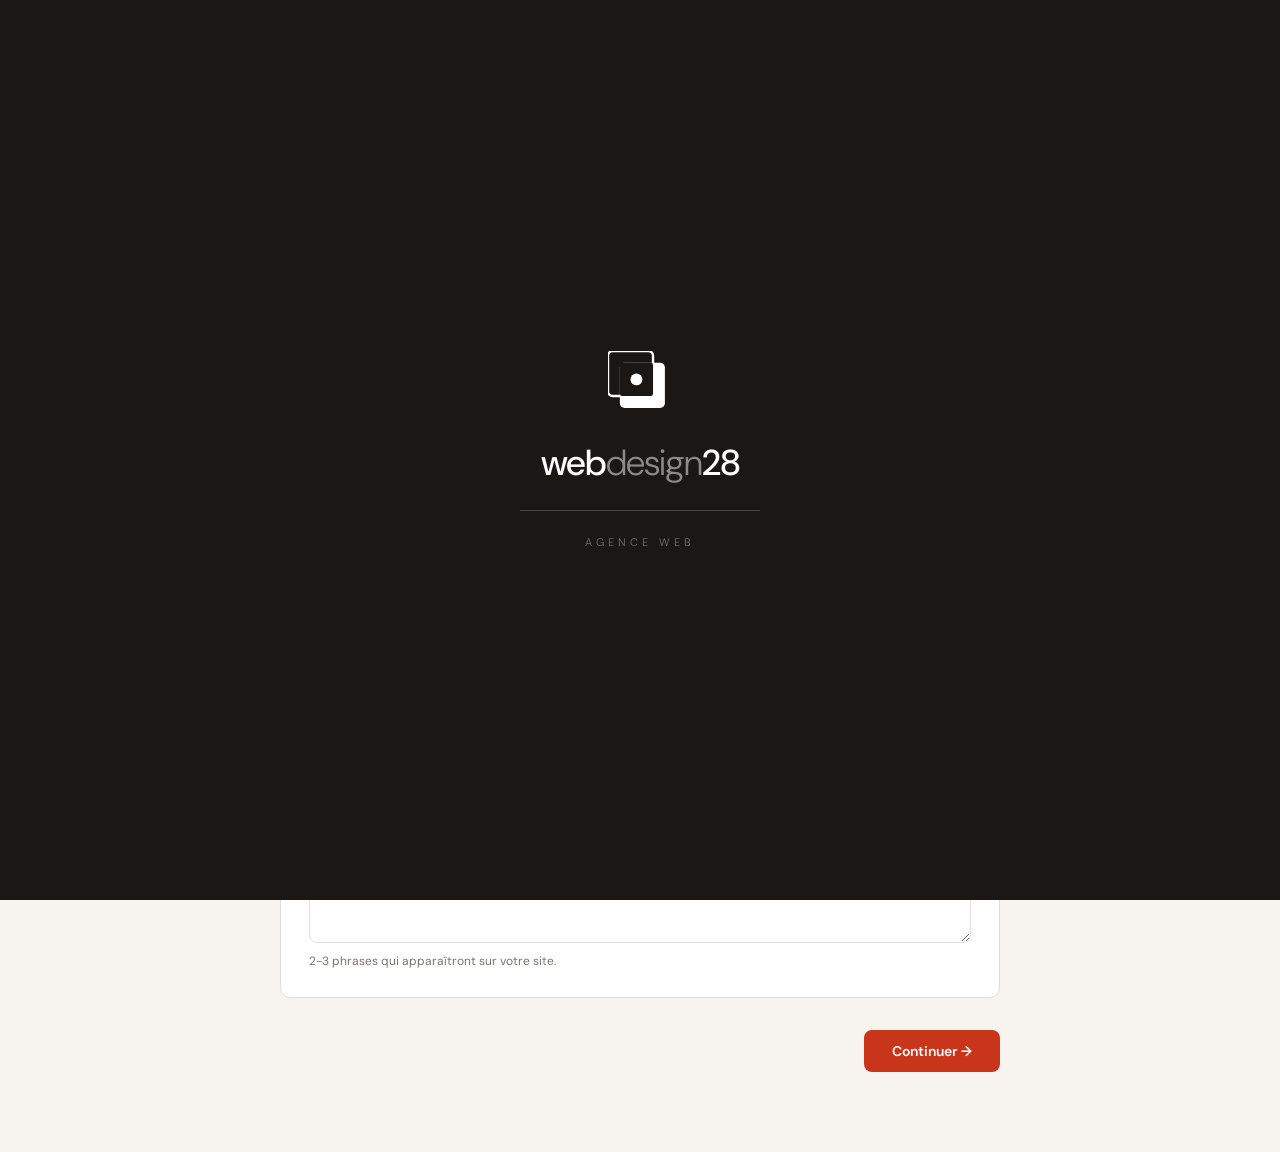
<file: lecedre.html>
<!DOCTYPE html>
<html lang="fr">
<head>
<meta charset="UTF-8" />
<meta name="viewport" content="width=device-width, initial-scale=1.0" />
<title>Onboarding Client — Webdesign28</title>
<link href="https://fonts.googleapis.com/css2?family=DM+Serif+Display:ital@0;1&family=DM+Sans:wght@300;400;500;600&display=swap" rel="stylesheet" />
<style>
  *, *::before, *::after { box-sizing: border-box; margin: 0; padding: 0; }

  /* SPLASH */
  #splash {
    position: fixed; inset: 0; z-index: 9999;
    background: #1A1714;
    display: flex; align-items: center; justify-content: center;
    flex-direction: column; gap: 24px;
  }
  #splash.hide {
    animation: splashOut 0.6s cubic-bezier(0.4,0,0.2,1) forwards;
  }
  @keyframes splashOut {
    0% { opacity: 1; transform: scale(1); }
    100% { opacity: 0; transform: scale(1.04); pointer-events: none; }
  }

  .splash-mark { opacity: 0; animation: markIn 0.5s cubic-bezier(0.34,1.56,0.64,1) 0.2s forwards; }
  @keyframes markIn {
    from { opacity: 0; transform: scale(0.7) rotate(-8deg); }
    to   { opacity: 1; transform: scale(1) rotate(0deg); }
  }

  .splash-word { overflow: hidden; }
  .splash-word span {
    display: inline-block;
    opacity: 0;
    transform: translateY(100%);
    animation: wordUp 0.5s cubic-bezier(0.22,1,0.36,1) forwards;
  }
  .splash-word span:nth-child(1) { animation-delay: 0.55s; }
  .splash-word span:nth-child(2) { animation-delay: 0.68s; }
  .splash-word span:nth-child(3) { animation-delay: 0.81s; }
  @keyframes wordUp {
    from { opacity: 0; transform: translateY(100%); }
    to   { opacity: 1; transform: translateY(0); }
  }

  .splash-line {
    width: 0; height: 1px; background: rgba(255,255,255,0.2);
    animation: lineGrow 0.5s ease 1.1s forwards;
  }
  @keyframes lineGrow { to { width: 240px; } }

  .splash-tagline {
    opacity: 0;
    font-family: 'DM Sans', sans-serif;
    font-size: 11px; font-weight: 300;
    letter-spacing: 4px; color: rgba(255,255,255,0.4);
    animation: fadeUp 0.4s ease 1.3s forwards;
  }
  @keyframes fadeUp {
    from { opacity: 0; transform: translateY(6px); }
    to   { opacity: 1; transform: translateY(0); }
  }

  :root {
    --bg: #F7F4EF;
    --surface: #FFFFFF;
    --border: #E2DDD6;
    --text: #1A1714;
    --muted: #7A746D;
    --accent: #C8351A;
    --accent-light: #FDF0ED;
    --radius: 10px;
    --font-display: 'DM Serif Display', serif;
    --font-body: 'DM Sans', sans-serif;
  }

  body {
    background: var(--bg);
    font-family: var(--font-body);
    color: var(--text);
    min-height: 100vh;
    padding: 0;
  }

  /* HEADER */
  .header {
    background: var(--text);
    color: white;
    padding: 24px 40px;
    display: flex;
    align-items: center;
    justify-content: space-between;
  }
  .logo svg { display: block; }
  .header-sub {
    font-size: 13px;
    color: rgba(255,255,255,0.5);
    font-weight: 300;
  }

  /* PROGRESS */
  .progress-wrap {
    background: white;
    border-bottom: 1px solid var(--border);
    padding: 0 40px;
    position: sticky;
    top: 0;
    z-index: 100;
  }
  .progress-steps {
    display: flex;
    gap: 0;
    max-width: 760px;
    margin: 0 auto;
  }
  .step-tab {
    flex: 1;
    padding: 14px 0;
    font-size: 12px;
    font-weight: 500;
    color: var(--muted);
    text-align: center;
    border-bottom: 2px solid transparent;
    cursor: pointer;
    transition: all 0.2s;
    white-space: nowrap;
    overflow: hidden;
    text-overflow: ellipsis;
    padding: 14px 8px;
  }
  .step-tab.active {
    color: var(--accent);
    border-bottom-color: var(--accent);
  }
  .step-tab.done {
    color: var(--text);
    border-bottom-color: var(--text);
  }

  /* MAIN */
  .main {
    max-width: 760px;
    margin: 0 auto;
    padding: 40px 20px 80px;
  }

  .page { display: none; animation: fadeIn 0.3s ease; }
  .page.active { display: block; }
  @keyframes fadeIn { from { opacity: 0; transform: translateY(8px); } to { opacity: 1; transform: translateY(0); } }

  .page-title {
    font-family: var(--font-display);
    font-size: 32px;
    margin-bottom: 6px;
    line-height: 1.1;
  }
  .page-desc {
    font-size: 14px;
    color: var(--muted);
    margin-bottom: 32px;
    font-weight: 300;
  }

  /* CARD */
  .card {
    background: var(--surface);
    border: 1px solid var(--border);
    border-radius: var(--radius);
    padding: 28px;
    margin-bottom: 20px;
  }
  .card-title {
    font-size: 13px;
    font-weight: 600;
    text-transform: uppercase;
    letter-spacing: 0.08em;
    color: var(--muted);
    margin-bottom: 20px;
  }

  /* FIELDS */
  .field { margin-bottom: 18px; }
  .field:last-child { margin-bottom: 0; }
  label {
    display: block;
    font-size: 13px;
    font-weight: 500;
    margin-bottom: 6px;
    color: var(--text);
  }
  .req { color: var(--accent); margin-left: 2px; }
  input[type="text"],
  input[type="email"],
  input[type="tel"],
  input[type="url"],
  input[type="number"],
  select,
  textarea {
    width: 100%;
    padding: 10px 14px;
    border: 1px solid var(--border);
    border-radius: 8px;
    font-family: var(--font-body);
    font-size: 14px;
    color: var(--text);
    background: white;
    transition: border-color 0.15s;
    outline: none;
    appearance: none;
  }
  input:focus, select:focus, textarea:focus {
    border-color: var(--accent);
    box-shadow: 0 0 0 3px rgba(200,53,26,0.08);
  }
  textarea { resize: vertical; min-height: 90px; }
  .hint { font-size: 12px; color: var(--muted); margin-top: 5px; }

  .row { display: grid; grid-template-columns: 1fr 1fr; gap: 16px; }
  @media (max-width: 540px) { .row { grid-template-columns: 1fr; } }

  /* PILLS */
  .pills { display: flex; flex-wrap: wrap; gap: 8px; margin-top: 4px; }
  .pill {
    padding: 7px 14px;
    border: 1px solid var(--border);
    border-radius: 100px;
    font-size: 13px;
    cursor: pointer;
    transition: all 0.15s;
    user-select: none;
    background: white;
  }
  .pill input { display: none; }
  .pill:has(input:checked), .pill.selected {
    background: var(--accent);
    border-color: var(--accent);
    color: white;
  }

  /* UPLOAD */
  .upload-zone {
    border: 1.5px dashed var(--border);
    border-radius: var(--radius);
    padding: 28px 20px;
    text-align: center;
    cursor: pointer;
    position: relative;
    transition: all 0.2s;
    background: #FAFAF9;
  }
  .upload-zone:hover { border-color: var(--accent); background: var(--accent-light); }
  .upload-zone input[type="file"] { position: absolute; inset: 0; opacity: 0; cursor: pointer; width: 100%; height: 100%; }
  .upload-icon { font-size: 28px; margin-bottom: 8px; }
  .upload-title { font-size: 14px; font-weight: 500; }
  .upload-sub { font-size: 12px; color: var(--muted); margin-top: 4px; }
  .file-pills { display: flex; flex-wrap: wrap; gap: 6px; margin-top: 10px; }
  .file-pill {
    background: var(--accent-light);
    border: 1px solid rgba(200,53,26,0.15);
    color: var(--accent);
    font-size: 12px;
    padding: 4px 10px;
    border-radius: 100px;
  }

  /* COLOR PICKER */
  .color-row { display: flex; flex-wrap: wrap; gap: 10px; align-items: center; margin-top: 6px; }
  .swatch {
    width: 32px; height: 32px; border-radius: 50%;
    cursor: pointer; border: 2px solid transparent;
    transition: transform 0.15s, border-color 0.15s;
    position: relative;
  }
  .swatch:hover { transform: scale(1.1); }
  .swatch.selected { border-color: var(--text); box-shadow: 0 0 0 2px white inset; }
  .swatch-custom { width: 32px; height: 32px; border-radius: 50%; overflow: hidden; cursor: pointer; border: 2px solid var(--border); }
  .swatch-custom input { width: 200%; height: 200%; margin: -50%; cursor: pointer; border: none; padding: 0; }

  /* NAV BUTTONS */
  .nav-row {
    display: flex;
    justify-content: space-between;
    align-items: center;
    margin-top: 32px;
    gap: 12px;
  }
  .btn {
    padding: 12px 28px;
    border-radius: 8px;
    font-family: var(--font-body);
    font-size: 14px;
    font-weight: 600;
    cursor: pointer;
    border: none;
    transition: all 0.15s;
  }
  .btn-prev {
    background: white;
    border: 1px solid var(--border);
    color: var(--muted);
  }
  .btn-prev:hover { border-color: var(--text); color: var(--text); }
  .btn-next {
    background: var(--accent);
    color: white;
    margin-left: auto;
  }
  .btn-next:hover { background: #A82B14; }
  .btn-submit {
    background: var(--text);
    color: white;
    padding: 14px 36px;
    font-size: 15px;
    margin-left: auto;
  }
  .btn-submit:hover { background: #333; }

  /* SUCCESS */
  .success-screen {
    display: none;
    text-align: center;
    padding: 80px 20px;
  }
  .success-screen.show { display: block; }
  .success-icon { font-size: 56px; margin-bottom: 20px; }
  .success-title { font-family: var(--font-display); font-size: 36px; margin-bottom: 12px; }
  .success-sub { color: var(--muted); font-size: 15px; font-weight: 300; }

  /* DAYS GRID */
  .days-grid { display: grid; grid-template-columns: repeat(7, 1fr); gap: 8px; margin-top: 6px; }
  .day-pill {
    text-align: center;
    padding: 8px 4px;
    border: 1px solid var(--border);
    border-radius: 8px;
    font-size: 12px;
    font-weight: 500;
    cursor: pointer;
    transition: all 0.15s;
    user-select: none;
    background: white;
  }
  .day-pill input { display: none; }
  .day-pill:has(input:checked) { background: var(--accent); border-color: var(--accent); color: white; }

  select {
    background-image: url("data:image/svg+xml,%3Csvg xmlns='http://www.w3.org/2000/svg' width='12' height='12' viewBox='0 0 12 12'%3E%3Cpath fill='%237A746D' d='M6 8L1 3h10z'/%3E%3C/svg%3E");
    background-repeat: no-repeat;
    background-position: right 14px center;
    padding-right: 36px;
  }
</style>
</head>
<body>

<div id="splash">
  <svg class="splash-mark" width="64" height="64" viewBox="0 0 54 54" xmlns="http://www.w3.org/2000/svg">
    <rect x="0" y="0" width="38" height="38" rx="4" fill="none" stroke="white" stroke-width="2"/>
    <rect x="10" y="10" width="38" height="38" rx="4" fill="white"/>
    <rect x="10" y="10" width="28" height="28" rx="2" fill="#1A1714"/>
    <circle cx="24" cy="24" r="5" fill="white"/>
  </svg>
  <div class="splash-word" style="font-family:'DM Sans',sans-serif;font-size:36px;letter-spacing:-1px;">
    <span style="font-weight:500;color:white;">web</span><span style="font-weight:300;color:rgba(255,255,255,0.5);">design</span><span style="font-weight:500;color:white;">28</span>
  </div>
  <div class="splash-line"></div>
  <div class="splash-tagline">AGENCE WEB</div>
</div>

<div class="header">
  <div class="logo">
    <svg width="160" height="36" viewBox="0 0 320 72" xmlns="http://www.w3.org/2000/svg">
      <style>
        .lm { font-family: 'DM Sans', sans-serif; font-size: 38px; font-weight: 500; fill: white; letter-spacing: -1.5px; }
        .ld { font-family: 'DM Sans', sans-serif; font-size: 38px; font-weight: 300; fill: rgba(255,255,255,0.55); letter-spacing: -1.5px; }
      </style>
      <!-- mark -->
      <rect x="0" y="4" width="34" height="34" rx="3" fill="none" stroke="white" stroke-width="1.8"/>
      <rect x="8" y="12" width="34" height="34" rx="3" fill="white"/>
      <rect x="8" y="12" width="26" height="26" rx="2" fill="#1A1714"/>
      <circle cx="21" cy="25" r="4" fill="white"/>
      <!-- wordmark -->
      <text x="50" y="42"><tspan class="lm">web</tspan><tspan class="ld">design</tspan><tspan class="lm">28</tspan></text>
    </svg>
  </div>
  <div class="header-sub">Formulaire d'intégration client</div>
</div>

<div class="progress-wrap">
  <div class="progress-steps">
    <div class="step-tab active" onclick="goTo(0)">Restaurant</div>
    <div class="step-tab" onclick="goTo(1)">Horaires</div>
    <div class="step-tab" onclick="goTo(2)">Visuels</div>
    <div class="step-tab" onclick="goTo(3)">Menu</div>
    <div class="step-tab" onclick="goTo(4)">Technique</div>
    <div class="step-tab" onclick="goTo(5)">Légal</div>
    <div class="step-tab" onclick="goTo(6)">Finalisation</div>
  </div>
</div>

<div class="main">

  <form id="mainForm" action="https://formspree.io/f/xaqkdzba" method="POST" novalidate>
  <input type="hidden" name="_subject" value="🍽️ Nouveau client Webdesign28 !" />
  <input type="hidden" name="_next" id="next-url" value="" />
  <input type="text" name="_gotcha" style="display:none" />

  <!-- PAGE 1 — RESTAURANT -->
  <div class="page active" id="page-0">
    <div class="page-title">Votre restaurant</div>
    <div class="page-desc">Commençons par les informations de base.</div>

    <div class="card">
      <div class="card-title">Identité</div>
      <div class="field">
        <label>Nom du restaurant <span class="req">*</span></label>
        <input type="text" name="nom_restaurant" placeholder="Ex : Le Bistrot Parisien" id="f-nom" />
      </div>
      <div class="row">
        <div class="field">
          <label>Prénom du gérant <span class="req">*</span></label>
          <input type="text" name="prenom_gerant" placeholder="Jean" id="f-prenom" />
        </div>
        <div class="field">
          <label>Nom du gérant <span class="req">*</span></label>
          <input type="text" name="nom_gerant" placeholder="Dupont" />
        </div>
      </div>
      <div class="row">
        <div class="field">
          <label>Téléphone <span class="req">*</span></label>
          <input type="tel" name="telephone" placeholder="06 12 34 56 78" />
        </div>
        <div class="field">
          <label>Email <span class="req">*</span></label>
          <input type="text" name="email" placeholder="jean@restaurant.fr" id="f-email" />
        </div>
      </div>
      <div class="field">
        <label>Adresse complète <span class="req">*</span></label>
        <input type="text" name="adresse" placeholder="12 rue de la Paix, 75001 Paris" />
      </div>
    </div>

    <div class="card">
      <div class="card-title">Détails</div>
      <div class="row">
        <div class="field">
          <label>Type de cuisine</label>
          <select name="type_cuisine">
            <option value="">Sélectionner...</option>
            <option>Française traditionnelle</option>
            <option>Italienne</option>
            <option>Japonaise / Sushis</option>
            <option>Méditerranéenne</option>
            <option>Burger / Fast-casual</option>
            <option>Pizzeria</option>
            <option>Végétarienne / Vegan</option>
            <option>Fruits de mer</option>
            <option>Autre</option>
          </select>
        </div>
        <div class="field">
          <label>Nombre de couverts</label>
          <input type="number" name="couverts" placeholder="Ex : 40" min="1" />
        </div>
      </div>
      <div class="field">
        <label>Description du restaurant</label>
        <textarea name="description" placeholder="Ex : Restaurant familial depuis 1998, spécialisé dans les grillades au feu de bois..."></textarea>
        <div class="hint">2-3 phrases qui apparaîtront sur votre site.</div>
      </div>
    </div>

    <div class="nav-row">
      <button type="button" class="btn btn-next" onclick="nextPage()">Continuer →</button>
    </div>
  </div>

  <!-- PAGE 2 — HORAIRES -->
  <div class="page" id="page-1">
    <div class="page-title">Horaires & contact</div>
    <div class="page-desc">Ces informations apparaîtront sur votre site.</div>

    <div class="card">
      <div class="card-title">Horaires par jour</div>
      <p style="font-size:13px;color:var(--muted);margin-bottom:16px;">Activez les jours ouverts et renseignez les horaires. Laissez vide si le service n'existe pas ce jour-là.</p>
      <div id="schedule-builder"></div>
      <div class="hint" style="margin-top:12px;">💡 Cochez un jour pour afficher ses horaires. Les jours non cochés seront marqués "Fermé".</div>
    </div>

    <div class="card">
      <div class="card-title">Réservation</div>
      <div class="row">
        <div class="field">
          <label>Numéro de réservation</label>
          <input type="tel" name="tel_reservation" placeholder="01 23 45 67 89" />
        </div>
        <div class="field">
          <label>Lien réservation en ligne</label>
          <input type="url" name="lien_reservation" placeholder="https://lafourchette.com/..." />
        </div>
      </div>
    </div>

    <div class="card">
      <div class="card-title">Réseaux sociaux</div>
      <div class="row">
        <div class="field">
          <label>Page Facebook</label>
          <input type="url" name="facebook" placeholder="https://facebook.com/..." />
        </div>
        <div class="field">
          <label>Compte Instagram</label>
          <input type="url" name="instagram" placeholder="https://instagram.com/..." />
        </div>
      </div>
    </div>

    <div class="nav-row">
      <button type="button" class="btn btn-prev" onclick="prevPage()">← Retour</button>
      <button type="button" class="btn btn-next" onclick="nextPage()">Continuer →</button>
    </div>
  </div>

  <!-- PAGE 3 — VISUELS -->
  <div class="page" id="page-2">
    <div class="page-title">Identité visuelle</div>
    <div class="page-desc">Photos et ambiance de votre site.</div>

    <div class="card">
      <div class="card-title">Fichiers à envoyer</div>
      <div style="background:#F0F7FF;border:1px solid #BEE3F8;border-radius:8px;padding:16px;margin-bottom:20px;font-size:13px;color:#2C5282;line-height:1.6;">
        📁 Pour nous envoyer vos fichiers (logo, photos du restaurant, photos de plats), utilisez <strong>WeTransfer</strong> — c'est gratuit et simple.<br><br>
        <strong>Comment faire :</strong><br>
        1. Allez sur <strong>wetransfer.com</strong><br>
        2. Ajoutez tous vos fichiers<br>
        3. Dans le champ "Email de destination", entrez : <strong>contact@webdesign28.fr</strong><br>
        4. Cliquez sur Envoyer
      </div>
      <div style="background:#F7F4EF;border:1px solid var(--border);border-radius:8px;padding:14px;font-size:13px;color:var(--muted);">
        📌 Fichiers à nous envoyer :<br>
        <ul style="margin-top:8px;margin-left:16px;line-height:2;">
          <li>Logo (PNG fond transparent, SVG ou AI de préférence)</li>
          <li>Photos de la salle, terrasse, façade (minimum 3, JPG haute qualité)</li>
          <li>Photos de vos plats</li>
          <li>Votre menu / carte (PDF ou Word)</li>
        </ul>
      </div>
    </div>

    <div class="card">
      <div class="card-title">Couleurs du site</div>
      <p style="font-size:13px;color:var(--muted);margin-bottom:20px;">Choisissez jusqu'à deux couleurs. La secondaire est optionnelle.</p>

      <!-- COULEUR 1 -->
      <div style="margin-bottom:24px;">
        <div style="font-size:13px;font-weight:600;margin-bottom:12px;display:flex;align-items:center;gap:8px;">
          <span style="width:20px;height:20px;border-radius:50%;background:var(--accent);display:inline-block;"></span>
          Couleur principale
        </div>
        <div class="color-row" style="margin-bottom:14px;">
          <div class="swatch swatch1 selected" style="background:#C8351A" title="Rouge" onclick="selectColor1(this,'#C8351A')"></div>
          <div class="swatch swatch1" style="background:#2B6CB0" title="Bleu" onclick="selectColor1(this,'#2B6CB0')"></div>
          <div class="swatch swatch1" style="background:#2F855A" title="Vert" onclick="selectColor1(this,'#2F855A')"></div>
          <div class="swatch swatch1" style="background:#C05621" title="Orangé" onclick="selectColor1(this,'#C05621')"></div>
          <div class="swatch swatch1" style="background:#744210" title="Brun" onclick="selectColor1(this,'#744210')"></div>
          <div class="swatch swatch1" style="background:#1A202C" title="Noir" onclick="selectColor1(this,'#1A202C')"></div>
          <div class="swatch swatch1" style="background:#805AD5" title="Violet" onclick="selectColor1(this,'#805AD5')"></div>
          <div class="swatch swatch1" style="background:#D69E2E" title="Or" onclick="selectColor1(this,'#D69E2E')"></div>
          <div class="swatch swatch1" style="background:#E91E8C" title="Rose" onclick="selectColor1(this,'#E91E8C')"></div>
        </div>
        <div style="display:flex;align-items:center;gap:12px;flex-wrap:wrap;">
          <div style="display:flex;flex-direction:column;gap:4px;">
            <span style="font-size:12px;color:var(--muted);">Personnalisée</span>
            <input type="color" id="custom-color1" value="#C8351A" oninput="selectCustomColor1(this)"
              style="width:52px;height:40px;border:1px solid var(--border);border-radius:8px;padding:3px;cursor:pointer;background:white;" />
          </div>
          <div id="color-preview1" style="flex:1;min-width:140px;height:40px;border-radius:8px;background:#C8351A;display:flex;align-items:center;justify-content:center;transition:background 0.2s;">
            <span id="color-hex1" style="font-size:13px;font-weight:600;color:white;text-shadow:0 1px 3px rgba(0,0,0,0.3);font-family:monospace;">#C8351A</span>
          </div>
        </div>
        <input type="hidden" name="couleur_principale" id="couleur-val1" value="#C8351A" />
      </div>

      <!-- SÉPARATEUR -->
      <div style="height:1px;background:var(--border);margin-bottom:20px;"></div>

      <!-- COULEUR 2 -->
      <div>
        <div style="font-size:13px;font-weight:600;margin-bottom:12px;display:flex;align-items:center;gap:8px;">
          <span style="width:20px;height:20px;border-radius:50%;border:2px dashed var(--border);display:inline-block;" id="c2-dot"></span>
          Couleur secondaire <span style="font-weight:300;color:var(--muted);font-size:12px;">(optionnelle)</span>
        </div>
        <div class="color-row" style="margin-bottom:14px;">
          <div class="swatch swatch2" style="background:#C8351A" title="Rouge" onclick="selectColor2(this,'#C8351A')"></div>
          <div class="swatch swatch2" style="background:#2B6CB0" title="Bleu" onclick="selectColor2(this,'#2B6CB0')"></div>
          <div class="swatch swatch2" style="background:#2F855A" title="Vert" onclick="selectColor2(this,'#2F855A')"></div>
          <div class="swatch swatch2" style="background:#C05621" title="Orangé" onclick="selectColor2(this,'#C05621')"></div>
          <div class="swatch swatch2" style="background:#744210" title="Brun" onclick="selectColor2(this,'#744210')"></div>
          <div class="swatch swatch2" style="background:#1A202C" title="Noir" onclick="selectColor2(this,'#1A202C')"></div>
          <div class="swatch swatch2" style="background:#805AD5" title="Violet" onclick="selectColor2(this,'#805AD5')"></div>
          <div class="swatch swatch2" style="background:#D69E2E" title="Or" onclick="selectColor2(this,'#D69E2E')"></div>
          <div class="swatch swatch2" style="background:#E91E8C" title="Rose" onclick="selectColor2(this,'#E91E8C')"></div>
        </div>
        <div style="display:flex;align-items:center;gap:12px;flex-wrap:wrap;">
          <div style="display:flex;flex-direction:column;gap:4px;">
            <span style="font-size:12px;color:var(--muted);">Personnalisée</span>
            <input type="color" id="custom-color2" value="#2B6CB0" oninput="selectCustomColor2(this)"
              style="width:52px;height:40px;border:1px solid var(--border);border-radius:8px;padding:3px;cursor:pointer;background:white;" />
          </div>
          <div id="color-preview2" style="flex:1;min-width:140px;height:40px;border-radius:8px;background:var(--border);display:flex;align-items:center;justify-content:center;transition:background 0.2s;">
            <span id="color-hex2" style="font-size:13px;font-weight:500;color:var(--muted);font-family:monospace;">Non définie</span>
          </div>
        </div>
        <input type="hidden" name="couleur_secondaire" id="couleur-val2" value="" />
      </div>
    </div>

    <div class="card">
      <div class="card-title">Ambiance souhaitée</div>
      <div class="pills">
        <label class="pill"><input type="radio" name="ambiance" value="Élégant & raffiné" />Élégant & raffiné</label>
        <label class="pill"><input type="radio" name="ambiance" value="Chaleureux & traditionnel" />Chaleureux & traditionnel</label>
        <label class="pill"><input type="radio" name="ambiance" value="Moderne & épuré" />Moderne & épuré</label>
        <label class="pill"><input type="radio" name="ambiance" value="Décontracté & convivial" />Décontracté & convivial</label>
        <label class="pill"><input type="radio" name="ambiance" value="Exotique & dépaysant" />Exotique & dépaysant</label>
        <label class="pill"><input type="radio" name="ambiance" value="Autre" onclick="toggleAmbianceCustom(true)" />Autre</label>
      </div>
      <div class="field" id="ambiance-custom" style="display:none;margin-top:12px;">
        <label>Décrivez l'ambiance souhaitée</label>
        <textarea name="ambiance_personnalisee" placeholder="Ex : Style industriel avec des touches chaleureuses, couleurs sombres et lumières tamisées..."></textarea>
      </div>
      <div class="field" style="margin-top:16px;">
        <label>Site de référence (facultatif)</label>
        <input type="url" name="site_reference" placeholder="https://exemple.com" />
        <div class="hint">Un site que vous aimez visuellement.</div>
      </div>
    </div>

    <div class="nav-row">
      <button type="button" class="btn btn-prev" onclick="prevPage()">← Retour</button>
      <button type="button" class="btn btn-next" onclick="nextPage()">Continuer →</button>
    </div>
  </div>

  <!-- PAGE 4 — MENU -->
  <div class="page" id="page-3">
    <div class="page-title">Menu & contenu</div>
    <div class="page-desc">Ce qui sera mis en avant sur votre site.</div>

    <div class="card">
      <div class="card-title">Carte / Menu</div>
      <div style="background:#F0F7FF;border:1px solid #BEE3F8;border-radius:8px;padding:12px 14px;font-size:13px;color:#2C5282;margin-bottom:16px;">
        📎 Pensez à inclure votre menu dans votre envoi WeTransfer (page Visuels).
      </div>
      <div class="field">
        <label>Fourchette de prix moyenne / personne</label>
        <div class="pills">
          <label class="pill"><input type="radio" name="prix_moyen" value="Moins de 15€" />– de 15€</label>
          <label class="pill"><input type="radio" name="prix_moyen" value="15€ – 30€" />15€ – 30€</label>
          <label class="pill"><input type="radio" name="prix_moyen" value="30€ – 60€" />30€ – 60€</label>
          <label class="pill"><input type="radio" name="prix_moyen" value="Plus de 60€" />+ de 60€</label>
        </div>
      </div>
      <div class="field">
        <label>Formules / offres spéciales</label>
        <textarea name="formules" placeholder="Ex : Menu déjeuner à 14€90, Happy Hour le jeudi soir..."></textarea>
      </div>
    </div>

    <div class="card">
      <div class="card-title">Services proposés</div>
      <div class="pills">
        <label class="pill"><input type="checkbox" name="services" value="Livraison à domicile" />Livraison</label>
        <label class="pill"><input type="checkbox" name="services" value="Click & Collect" />Click & Collect</label>
        <label class="pill"><input type="checkbox" name="services" value="Privatisation" />Privatisation</label>
        <label class="pill"><input type="checkbox" name="services" value="Repas d'affaires" />Repas d'affaires</label>
        <label class="pill"><input type="checkbox" name="services" value="Terrasse" />Terrasse</label>
        <label class="pill"><input type="checkbox" name="services" value="Parking" />Parking</label>
        <label class="pill"><input type="checkbox" name="services" value="Accès PMR" />Accès PMR</label>
        <label class="pill"><input type="checkbox" name="services" value="Sans contact" />Paiement sans contact</label>
      </div>
    </div>

    <div class="nav-row">
      <button type="button" class="btn btn-prev" onclick="prevPage()">← Retour</button>
      <button type="button" class="btn btn-next" onclick="nextPage()">Continuer →</button>
    </div>
  </div>

  <!-- PAGE 5 — TECHNIQUE -->
  <div class="page" id="page-4">
    <div class="page-title">Domaine & technique</div>
    <div class="page-desc">Informations pour la mise en ligne.</div>

    <div class="card">
      <div class="card-title">Nom de domaine</div>
      <div class="field">
        <label>Domaine souhaité</label>
        <input type="text" name="domaine_souhaite" placeholder="Ex : lebistrotparisien.fr" />
      </div>
      <div class="field">
        <label>Vous avez déjà un domaine ?</label>
        <div class="pills">
          <label class="pill"><input type="radio" name="domaine_existant" value="Non, à créer" onclick="toggleDomain(false)" />Non, à créer</label>
          <label class="pill"><input type="radio" name="domaine_existant" value="Oui, à transférer" onclick="toggleDomain(true)" />Oui, à transférer</label>
        </div>
      </div>
      <div class="field" id="domain-existing" style="display:none;">
        <label>Registrar actuel</label>
        <input type="text" name="registrar" placeholder="Ex : OVH, Gandi..." />
      </div>
    </div>

    <div class="card">
      <div class="card-title">Site actuel</div>
      <div class="field">
        <label>Un site web existe déjà ?</label>
        <div class="pills">
          <label class="pill"><input type="radio" name="site_existant" value="Non" />Non</label>
          <label class="pill"><input type="radio" name="site_existant" value="Oui, à remplacer" />Oui, à remplacer</label>
          <label class="pill"><input type="radio" name="site_existant" value="Oui, à conserver" />Oui, à conserver</label>
        </div>
      </div>
      <div class="field">
        <label>Langue(s) du site</label>
        <div class="pills">
          <label class="pill"><input type="checkbox" name="langues" value="Français" checked />🇫🇷 Français</label>
          <label class="pill"><input type="checkbox" name="langues" value="Anglais" />🇬🇧 Anglais</label>
          <label class="pill"><input type="checkbox" name="langues" value="Espagnol" />🇪🇸 Espagnol</label>
          <label class="pill"><input type="checkbox" name="langues" value="Italien" />🇮🇹 Italien</label>
        </div>
      </div>
    </div>

    <div class="nav-row">
      <button type="button" class="btn btn-prev" onclick="prevPage()">← Retour</button>
      <button type="button" class="btn btn-next" onclick="nextPage()">Continuer →</button>
    </div>
  </div>

  <!-- PAGE 6 — LÉGAL -->
  <div class="page" id="page-5">
    <div class="page-title">Mentions légales</div>
    <div class="page-desc">Informations obligatoires pour votre site.</div>

    <div class="card">
      <div class="card-title">Société</div>
      <div class="row">
        <div class="field">
          <label>Raison sociale / SIRET</label>
          <input type="text" name="siret" placeholder="SARL Le Bistrot — 123 456 789 00012" />
        </div>
        <div class="field">
          <label>Forme juridique</label>
          <select name="forme_juridique">
            <option value="">Sélectionner...</option>
            <option>Auto-entrepreneur</option>
            <option>SARL</option>
            <option>SAS / SASU</option>
            <option>EURL</option>
            <option>SA</option>
            <option>Autre</option>
          </select>
        </div>
      </div>
      <div class="field">
        <label>Adresse du siège (si différente)</label>
        <input type="text" name="siege_social" placeholder="Identique à l'adresse restaurant" />
      </div>
    </div>

    <div class="card">
      <div class="card-title">Informations complémentaires</div>
      <div class="row">
        <div class="field">
          <label>Capital social</label>
          <input type="text" name="capital_social" placeholder="Ex : 1 000 €" />
          <div class="hint">Non requis pour les auto-entrepreneurs.</div>
        </div>
        <div class="field">
          <label>Numéro RCS</label>
          <input type="text" name="rcs" placeholder="Ex : RCS Paris B 123 456 789" />
        </div>
      </div>
      <div class="field">
        <label>Numéro TVA intracommunautaire</label>
        <input type="text" name="tva_intra" placeholder="Ex : FR12 345678901 — ou « non assujetti » si franchise TVA" />
        <div class="hint">En micro-entreprise sous le seuil, indiquez « non assujetti ».</div>
      </div>
      <div class="field">
        <label>Directeur de la publication</label>
        <input type="text" name="directeur_publication" placeholder="Nom Prénom du responsable légal du site" />
      </div>
    </div>

    <div class="nav-row">
      <button type="button" class="btn btn-prev" onclick="prevPage()">← Retour</button>
      <button type="button" class="btn btn-next" onclick="nextPage()">Continuer →</button>
    </div>
  </div>

  <!-- PAGE 7 — FINALISATION -->
  <div class="page" id="page-6">
    <div class="page-title">Derniers détails</div>
    <div class="page-desc">On est presque au bout !</div>

    <div class="card">
      <div class="card-title">À propos</div>
      <div class="field">
        <label>Histoire du restaurant (facultatif)</label>
        <textarea name="histoire" style="min-height:110px;" placeholder="Ex : Fondé en 2005 par deux frères passionnés, Le Bistrot Parisien..."></textarea>
      </div>
      <div class="field">
        <label>Demandes particulières</label>
        <textarea name="remarques" placeholder="Ex : ouverture prévue dans 3 semaines, logo à venir, contraintes particulières..."></textarea>
      </div>
    </div>

    <div class="nav-row">
      <button type="button" class="btn btn-prev" onclick="prevPage()">← Retour</button>
      <button type="submit" class="btn btn-submit">Envoyer le formulaire ✓</button>
    </div>
  </div>

  </form>
</div>

<script>
  // Splash screen
  setTimeout(() => {
    const splash = document.getElementById('splash');
    splash.classList.add('hide');
    setTimeout(() => splash.style.display = 'none', 600);
  }, 2200);

  let current = 0;
  const total = 7;

  function goTo(n) {
    document.getElementById('page-' + current).classList.remove('active');
    document.querySelectorAll('.step-tab')[current].classList.remove('active');
    document.querySelectorAll('.step-tab')[current].classList.add('done');
    current = n;
    document.getElementById('page-' + current).classList.add('active');
    document.querySelectorAll('.step-tab').forEach((t, i) => {
      t.classList.remove('active');
      if (i === current) t.classList.add('active');
    });
    window.scrollTo({ top: 0, behavior: 'smooth' });
  }

  function nextPage() { if (current < total - 1) goTo(current + 1); }
  function prevPage() { if (current > 0) goTo(current - 1); }

  function showFiles(input, id) {
    const el = document.getElementById(id);
    el.innerHTML = Array.from(input.files).map(f =>
      `<span class="file-pill">📎 ${f.name}</span>`
    ).join('');
  }

  // ── SCHEDULE BUILDER ──
  const DAYS = ['Lundi','Mardi','Mercredi','Jeudi','Vendredi','Samedi','Dimanche'];
  const scheduleWrap = document.getElementById('schedule-builder');
  DAYS.forEach((day, i) => {
    const id = 'day_' + i;
    scheduleWrap.innerHTML += `
    <div style="display:grid;grid-template-columns:110px 1fr;align-items:center;gap:12px;padding:10px 0;border-bottom:1px solid var(--border);" id="row_${i}">
      <label style="display:flex;align-items:center;gap:8px;cursor:pointer;font-size:14px;font-weight:500;margin:0;">
        <input type="checkbox" id="${id}" onchange="toggleDay(${i})" style="width:16px;height:16px;" />
        ${day}
      </label>
      <div id="hours_${i}" style="display:none;grid-template-columns:1fr 1fr 1fr 1fr;gap:8px;align-items:center;">
        <input type="text" name="midi_debut_${day}" placeholder="Midi début" style="font-size:12px;padding:7px 10px;" />
        <input type="text" name="midi_fin_${day}" placeholder="Midi fin" style="font-size:12px;padding:7px 10px;" />
        <input type="text" name="soir_debut_${day}" placeholder="Soir début" style="font-size:12px;padding:7px 10px;" />
        <input type="text" name="soir_fin_${day}" placeholder="Soir fin" style="font-size:12px;padding:7px 10px;" />
      </div>
      <div id="closed_${i}" style="font-size:13px;color:var(--muted);">— Fermé</div>
    </div>`;
  });
  // header labels
  scheduleWrap.insertAdjacentHTML('afterbegin', `
    <div style="display:grid;grid-template-columns:110px 1fr;gap:12px;padding-bottom:8px;border-bottom:2px solid var(--border);margin-bottom:4px;">
      <div></div>
      <div style="display:grid;grid-template-columns:1fr 1fr 1fr 1fr;gap:8px;font-size:11px;font-weight:600;color:var(--muted);text-transform:uppercase;letter-spacing:0.05em;">
        <span>Midi ouv.</span><span>Midi ferm.</span><span>Soir ouv.</span><span>Soir ferm.</span>
      </div>
    </div>`);

  function toggleDay(i) {
    const checked = document.getElementById('day_' + i).checked;
    document.getElementById('hours_' + i).style.display = checked ? 'grid' : 'none';
    document.getElementById('closed_' + i).style.display = checked ? 'none' : 'block';
  }

  // ── COULEUR 1 ──
  function selectColor1(el, hex) {
    document.querySelectorAll('.swatch1').forEach(s => s.classList.remove('selected'));
    el.classList.add('selected');
    document.getElementById('couleur-val1').value = hex;
    document.getElementById('custom-color1').value = hex;
    updatePreview('color-preview1','color-hex1', hex);
  }
  function selectCustomColor1(input) {
    document.querySelectorAll('.swatch1').forEach(s => s.classList.remove('selected'));
    document.getElementById('couleur-val1').value = input.value;
    updatePreview('color-preview1','color-hex1', input.value);
  }

  // ── COULEUR 2 ──
  function selectColor2(el, hex) {
    document.querySelectorAll('.swatch2').forEach(s => s.classList.remove('selected'));
    el.classList.add('selected');
    document.getElementById('couleur-val2').value = hex;
    document.getElementById('custom-color2').value = hex;
    updatePreview('color-preview2','color-hex2', hex);
    document.getElementById('c2-dot').style.background = hex;
    document.getElementById('c2-dot').style.border = 'none';
  }
  function selectCustomColor2(input) {
    document.querySelectorAll('.swatch2').forEach(s => s.classList.remove('selected'));
    document.getElementById('couleur-val2').value = input.value;
    updatePreview('color-preview2','color-hex2', input.value);
    document.getElementById('c2-dot').style.background = input.value;
    document.getElementById('c2-dot').style.border = 'none';
  }

  function updatePreview(previewId, hexId, hex) {
    const preview = document.getElementById(previewId);
    const label = document.getElementById(hexId);
    if (preview) preview.style.background = hex;
    if (label) {
      label.textContent = hex.toUpperCase();
      const r = parseInt(hex.slice(1,3),16), g = parseInt(hex.slice(3,5),16), b = parseInt(hex.slice(5,7),16);
      const lum = (0.299*r + 0.587*g + 0.114*b) / 255;
      label.style.color = lum > 0.55 ? '#1A1714' : 'white';
      label.style.textShadow = lum > 0.55 ? 'none' : '0 1px 3px rgba(0,0,0,0.3)';
    }
  }

  // legacy aliases (keep toggles working)
  function selectColor(el,hex){ selectColor1(el,hex); }
  function selectCustomColor(i){ selectCustomColor1(i); }
  function updateColorPreview(h){ updatePreview('color-preview1','color-hex1',h); }

  function toggleAmbianceCustom(show) {
    document.getElementById('ambiance-custom').style.display = show ? 'block' : 'none';
  }

  function toggleDomain(show) {
    document.getElementById('domain-existing').style.display = show ? 'block' : 'none';
  }

  // Set _next URL dynamically based on actual current domain
  document.getElementById('next-url').value = window.location.origin + '/merci';

  // Manual validation before submit
  document.getElementById('mainForm').addEventListener('submit', function(e) {
    const nom = document.getElementById('f-nom').value.trim();
    const email = document.getElementById('f-email').value.trim();
    if (!nom) {
      e.preventDefault();
      alert('Merci de renseigner le nom du restaurant (page 1).');
      goTo(0);
      return;
    }
    if (!email) {
      e.preventDefault();
      alert('Merci de renseigner l\'email de contact (page 1).');
      goTo(0);
      return;
    }
    const btn = this.querySelector('.btn-submit');
    btn.textContent = 'Envoi en cours...';
    btn.disabled = true;
    // Sécurité : réactiver le bouton après 10s si rien ne se passe
    setTimeout(() => {
      btn.textContent = 'Envoyer le formulaire ✓';
      btn.disabled = false;
    }, 10000);
  });

  // Standard form submit — works with Formspree out of the box
</script>
</body>
</html>
</file>
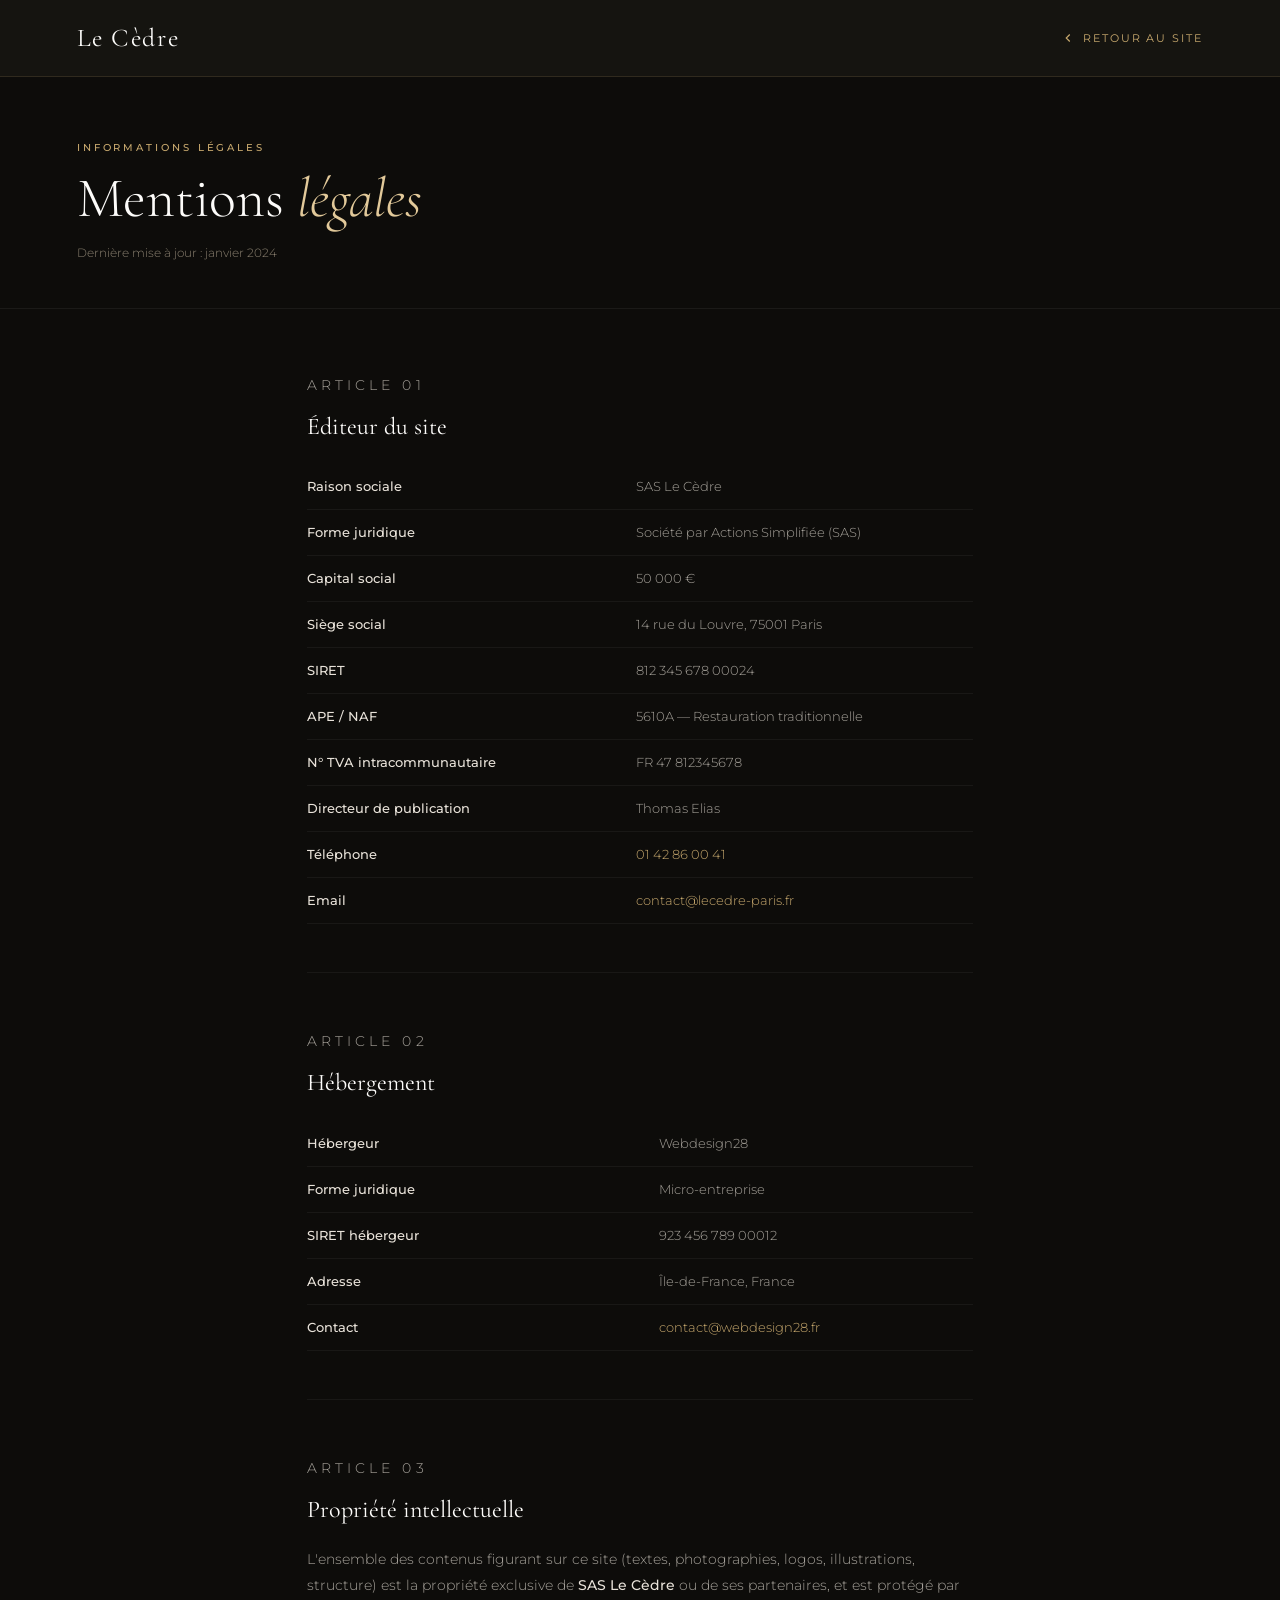
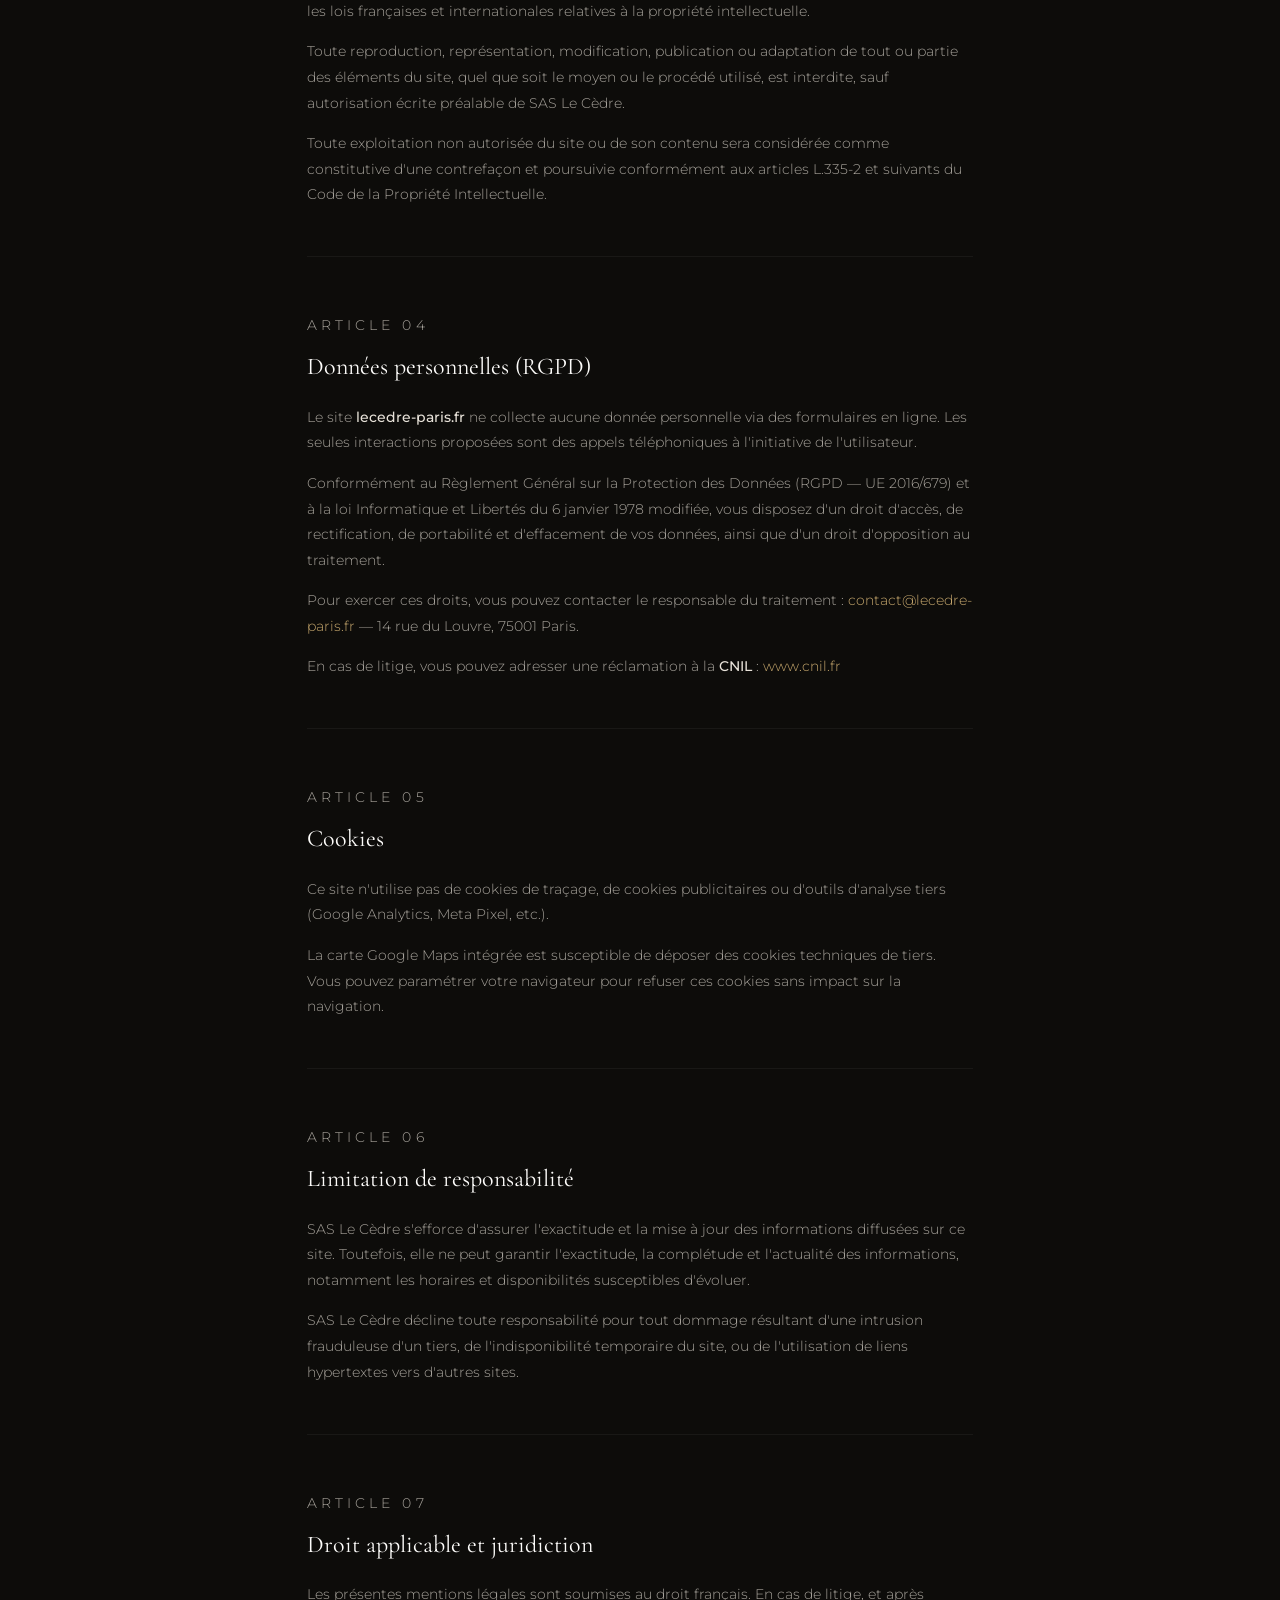
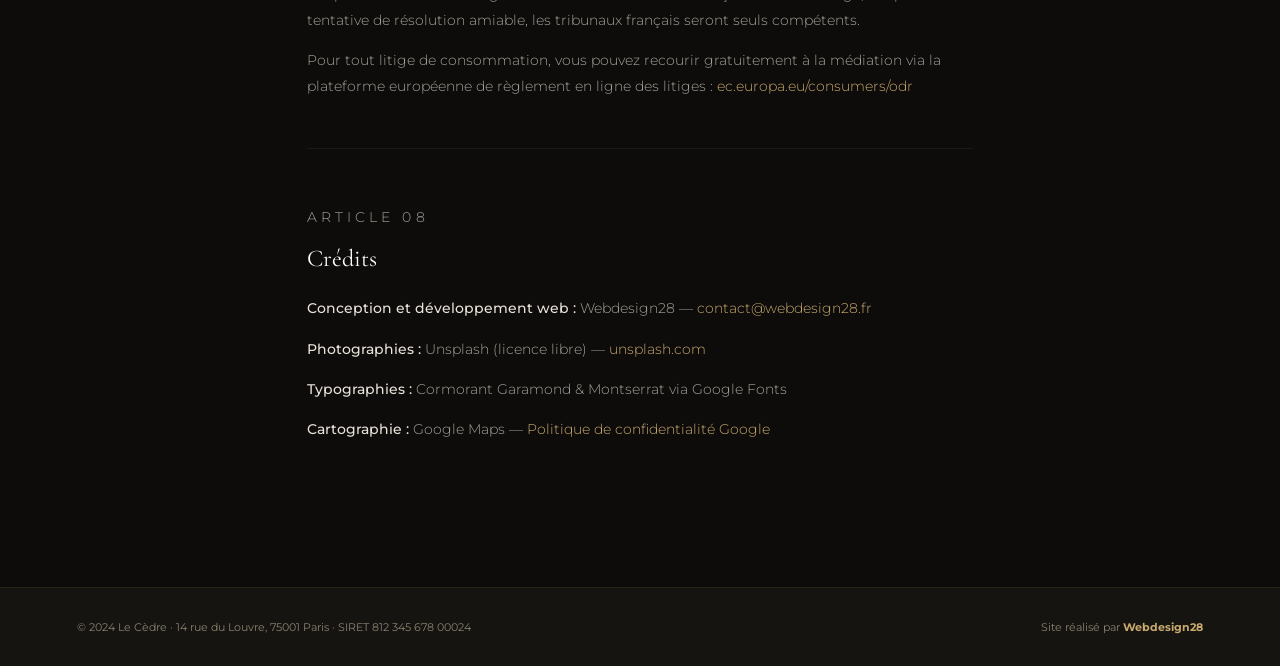
<file: mentions-legales.html>
<!DOCTYPE html>
<html lang="fr">
<head>
  <meta charset="UTF-8" />
  <meta name="viewport" content="width=device-width, initial-scale=1.0" />
  <title>Mentions légales — Le Cèdre</title>
  <link rel="preconnect" href="https://fonts.googleapis.com">
  <link rel="preconnect" href="https://fonts.gstatic.com" crossorigin>
  <link href="https://fonts.googleapis.com/css2?family=Cormorant+Garamond:ital,wght@0,300;0,400;1,300&family=Montserrat:wght@300;400;500&display=swap" rel="stylesheet">
  <style>
    *, *::before, *::after { box-sizing: border-box; margin: 0; padding: 0; }

    :root {
      --gold:       #C8A96E;
      --gold-light: #E2C99A;
      --noir:       #0D0C0A;
      --dark:       #151410;
      --text:       #E8E2D9;
      --text-muted: #8A8070;
      --white:      #FDFCFA;
      --font-display: 'Cormorant Garamond', Georgia, serif;
      --font-body:    'Montserrat', sans-serif;
    }

    html { scroll-behavior: smooth; }

    body {
      font-family: var(--font-body);
      background: var(--noir);
      color: var(--text);
      -webkit-font-smoothing: antialiased;
      min-height: 100vh;
    }

    /* ── HEADER ── */
    .ml-header {
      background: var(--dark);
      border-bottom: 1px solid rgba(200,169,110,0.15);
      padding: 1.4rem 6vw;
      display: flex;
      align-items: center;
      justify-content: space-between;
      gap: 1rem;
    }

    .ml-header__logo {
      font-family: var(--font-display);
      font-size: 1.6rem;
      font-weight: 400;
      color: var(--white);
      text-decoration: none;
      letter-spacing: 0.06em;
    }

    .ml-header__back {
      display: inline-flex;
      align-items: center;
      gap: 0.5rem;
      font-size: 0.68rem;
      font-weight: 400;
      letter-spacing: 0.18em;
      text-transform: uppercase;
      color: var(--gold);
      text-decoration: none;
      transition: color 0.3s;
    }
    .ml-header__back:hover { color: var(--gold-light); }

    /* ── HERO BANNER ── */
    .ml-hero {
      padding: 4rem 6vw 3rem;
      border-bottom: 1px solid rgba(255,255,255,0.06);
    }

    .ml-hero__eyebrow {
      font-size: 0.65rem;
      font-weight: 500;
      letter-spacing: 0.28em;
      text-transform: uppercase;
      color: var(--gold);
      margin-bottom: 0.9rem;
    }

    .ml-hero__title {
      font-family: var(--font-display);
      font-weight: 300;
      font-size: clamp(2.2rem, 5vw, 3.5rem);
      line-height: 1.1;
      color: var(--white);
    }

    .ml-hero__title em {
      font-style: italic;
      color: var(--gold-light);
    }

    .ml-hero__date {
      margin-top: 1rem;
      font-size: 0.72rem;
      font-weight: 300;
      color: var(--text-muted);
    }

    /* ── CONTENT ── */
    .ml-content {
      max-width: 820px;
      margin: 0 auto;
      padding: 4rem 6vw 6rem;
    }

    .ml-section {
      margin-bottom: 3.5rem;
      padding-bottom: 3rem;
      border-bottom: 1px solid rgba(255,255,255,0.05);
    }

    .ml-section:last-child {
      border-bottom: none;
      margin-bottom: 0;
    }

    .ml-section__number {
      font-size: 0.58rem;
      font-weight: 600;
      letter-spacing: 0.3em;
      text-transform: uppercase;
      color: var(--gold);
      margin-bottom: 0.5rem;
    }

    .ml-section h2 {
      font-family: var(--font-display);
      font-weight: 400;
      font-size: 1.5rem;
      color: var(--white);
      margin-bottom: 1.4rem;
      line-height: 1.2;
    }

    .ml-section p {
      font-size: 0.85rem;
      font-weight: 300;
      line-height: 1.9;
      color: rgba(232,226,217,0.7);
      margin-bottom: 0.9rem;
    }

    .ml-section p:last-child { margin-bottom: 0; }

    .ml-section strong {
      color: var(--text);
      font-weight: 500;
    }

    .ml-table {
      width: 100%;
      border-collapse: collapse;
      margin-top: 0.5rem;
      font-size: 0.82rem;
    }

    .ml-table tr {
      border-bottom: 1px solid rgba(255,255,255,0.05);
    }

    .ml-table td {
      padding: 0.75rem 0;
      line-height: 1.6;
      vertical-align: top;
    }

    .ml-table td:first-child {
      font-weight: 500;
      color: var(--text);
      min-width: 180px;
      padding-right: 2rem;
    }

    .ml-table td:last-child {
      font-weight: 300;
      color: rgba(232,226,217,0.7);
    }

    a { color: var(--gold); text-decoration: none; }
    a:hover { color: var(--gold-light); text-decoration: underline; }

    /* ── FOOTER ── */
    .ml-footer {
      background: var(--dark);
      border-top: 1px solid rgba(200,169,110,0.1);
      padding: 2rem 6vw;
      display: flex;
      justify-content: space-between;
      align-items: center;
      flex-wrap: wrap;
      gap: 1rem;
    }

    .ml-footer p {
      font-size: 0.68rem;
      color: var(--text-muted);
    }

    .ml-footer strong { color: var(--gold); }

    @media (max-width: 600px) {
      .ml-table { font-size: 0.75rem; }
      .ml-table td:first-child { min-width: 120px; padding-right: 1rem; }
      .ml-footer { flex-direction: column; text-align: center; }
    }
  </style>
</head>
<body>

  <!-- ── HEADER ── -->
  <header class="ml-header">
    <a href="index.html" class="ml-header__logo">Le Cèdre</a>
    <a href="index.html" class="ml-header__back">
      <svg width="14" height="14" viewBox="0 0 24 24" fill="none" stroke="currentColor" stroke-width="2"><polyline points="15 18 9 12 15 6"/></svg>
      Retour au site
    </a>
  </header>

  <!-- ── HERO ── -->
  <div class="ml-hero">
    <p class="ml-hero__eyebrow">Informations légales</p>
    <h1 class="ml-hero__title">Mentions <em>légales</em></h1>
    <p class="ml-hero__date">Dernière mise à jour : janvier 2024</p>
  </div>

  <!-- ── CONTENU ── -->
  <main class="ml-content">

    <!-- 1. Éditeur du site -->
    <div class="ml-section">
      <p class="ml-section__number">Article 01</p>
      <h2>Éditeur du site</h2>
      <table class="ml-table">
        <tr><td>Raison sociale</td><td>SAS Le Cèdre</td></tr>
        <tr><td>Forme juridique</td><td>Société par Actions Simplifiée (SAS)</td></tr>
        <tr><td>Capital social</td><td>50 000 €</td></tr>
        <tr><td>Siège social</td><td>14 rue du Louvre, 75001 Paris</td></tr>
        <tr><td>SIRET</td><td>812 345 678 00024</td></tr>
        <tr><td>APE / NAF</td><td>5610A — Restauration traditionnelle</td></tr>
        <tr><td>N° TVA intracommunautaire</td><td>FR 47 812345678</td></tr>
        <tr><td>Directeur de publication</td><td>Thomas Elias</td></tr>
        <tr><td>Téléphone</td><td><a href="tel:+33142860041">01 42 86 00 41</a></td></tr>
        <tr><td>Email</td><td><a href="mailto:contact@lecedre-paris.fr">contact@lecedre-paris.fr</a></td></tr>
      </table>
    </div>

    <!-- 2. Hébergement -->
    <div class="ml-section">
      <p class="ml-section__number">Article 02</p>
      <h2>Hébergement</h2>
      <table class="ml-table">
        <tr><td>Hébergeur</td><td>Webdesign28</td></tr>
        <tr><td>Forme juridique</td><td>Micro-entreprise</td></tr>
        <tr><td>SIRET hébergeur</td><td>923 456 789 00012</td></tr>
        <tr><td>Adresse</td><td>Île-de-France, France</td></tr>
        <tr><td>Contact</td><td><a href="mailto:contact@webdesign28.fr">contact@webdesign28.fr</a></td></tr>
      </table>
    </div>

    <!-- 3. Propriété intellectuelle -->
    <div class="ml-section">
      <p class="ml-section__number">Article 03</p>
      <h2>Propriété intellectuelle</h2>
      <p>L'ensemble des contenus figurant sur ce site (textes, photographies, logos, illustrations, structure) est la propriété exclusive de <strong>SAS Le Cèdre</strong> ou de ses partenaires, et est protégé par les lois françaises et internationales relatives à la propriété intellectuelle.</p>
      <p>Toute reproduction, représentation, modification, publication ou adaptation de tout ou partie des éléments du site, quel que soit le moyen ou le procédé utilisé, est interdite, sauf autorisation écrite préalable de SAS Le Cèdre.</p>
      <p>Toute exploitation non autorisée du site ou de son contenu sera considérée comme constitutive d'une contrefaçon et poursuivie conformément aux articles L.335-2 et suivants du Code de la Propriété Intellectuelle.</p>
    </div>

    <!-- 4. Données personnelles -->
    <div class="ml-section">
      <p class="ml-section__number">Article 04</p>
      <h2>Données personnelles (RGPD)</h2>
      <p>Le site <strong>lecedre-paris.fr</strong> ne collecte aucune donnée personnelle via des formulaires en ligne. Les seules interactions proposées sont des appels téléphoniques à l'initiative de l'utilisateur.</p>
      <p>Conformément au Règlement Général sur la Protection des Données (RGPD — UE 2016/679) et à la loi Informatique et Libertés du 6 janvier 1978 modifiée, vous disposez d'un droit d'accès, de rectification, de portabilité et d'effacement de vos données, ainsi que d'un droit d'opposition au traitement.</p>
      <p>Pour exercer ces droits, vous pouvez contacter le responsable du traitement : <a href="mailto:contact@lecedre-paris.fr">contact@lecedre-paris.fr</a> — 14 rue du Louvre, 75001 Paris.</p>
      <p>En cas de litige, vous pouvez adresser une réclamation à la <strong>CNIL</strong> : <a href="https://www.cnil.fr" target="_blank" rel="noopener">www.cnil.fr</a></p>
    </div>

    <!-- 5. Cookies -->
    <div class="ml-section">
      <p class="ml-section__number">Article 05</p>
      <h2>Cookies</h2>
      <p>Ce site n'utilise pas de cookies de traçage, de cookies publicitaires ou d'outils d'analyse tiers (Google Analytics, Meta Pixel, etc.).</p>
      <p>La carte Google Maps intégrée est susceptible de déposer des cookies techniques de tiers. Vous pouvez paramétrer votre navigateur pour refuser ces cookies sans impact sur la navigation.</p>
    </div>

    <!-- 6. Limitation de responsabilité -->
    <div class="ml-section">
      <p class="ml-section__number">Article 06</p>
      <h2>Limitation de responsabilité</h2>
      <p>SAS Le Cèdre s'efforce d'assurer l'exactitude et la mise à jour des informations diffusées sur ce site. Toutefois, elle ne peut garantir l'exactitude, la complétude et l'actualité des informations, notamment les horaires et disponibilités susceptibles d'évoluer.</p>
      <p>SAS Le Cèdre décline toute responsabilité pour tout dommage résultant d'une intrusion frauduleuse d'un tiers, de l'indisponibilité temporaire du site, ou de l'utilisation de liens hypertextes vers d'autres sites.</p>
    </div>

    <!-- 7. Droit applicable -->
    <div class="ml-section">
      <p class="ml-section__number">Article 07</p>
      <h2>Droit applicable et juridiction</h2>
      <p>Les présentes mentions légales sont soumises au droit français. En cas de litige, et après tentative de résolution amiable, les tribunaux français seront seuls compétents.</p>
      <p>Pour tout litige de consommation, vous pouvez recourir gratuitement à la médiation via la plateforme européenne de règlement en ligne des litiges : <a href="https://ec.europa.eu/consumers/odr" target="_blank" rel="noopener">ec.europa.eu/consumers/odr</a></p>
    </div>

    <!-- 8. Crédits -->
    <div class="ml-section">
      <p class="ml-section__number">Article 08</p>
      <h2>Crédits</h2>
      <p><strong>Conception et développement web :</strong> Webdesign28 — <a href="mailto:contact@webdesign28.fr">contact@webdesign28.fr</a></p>
      <p><strong>Photographies :</strong> Unsplash (licence libre) — <a href="https://unsplash.com" target="_blank" rel="noopener">unsplash.com</a></p>
      <p><strong>Typographies :</strong> Cormorant Garamond & Montserrat via Google Fonts</p>
      <p><strong>Cartographie :</strong> Google Maps — <a href="https://policies.google.com/privacy" target="_blank" rel="noopener">Politique de confidentialité Google</a></p>
    </div>

  </main>

  <!-- ── FOOTER ── -->
  <footer class="ml-footer">
    <p>© 2024 Le Cèdre · 14 rue du Louvre, 75001 Paris · SIRET 812 345 678 00024</p>
    <p>Site réalisé par <strong>Webdesign28</strong></p>
  </footer>

</body>
</html>
</file>
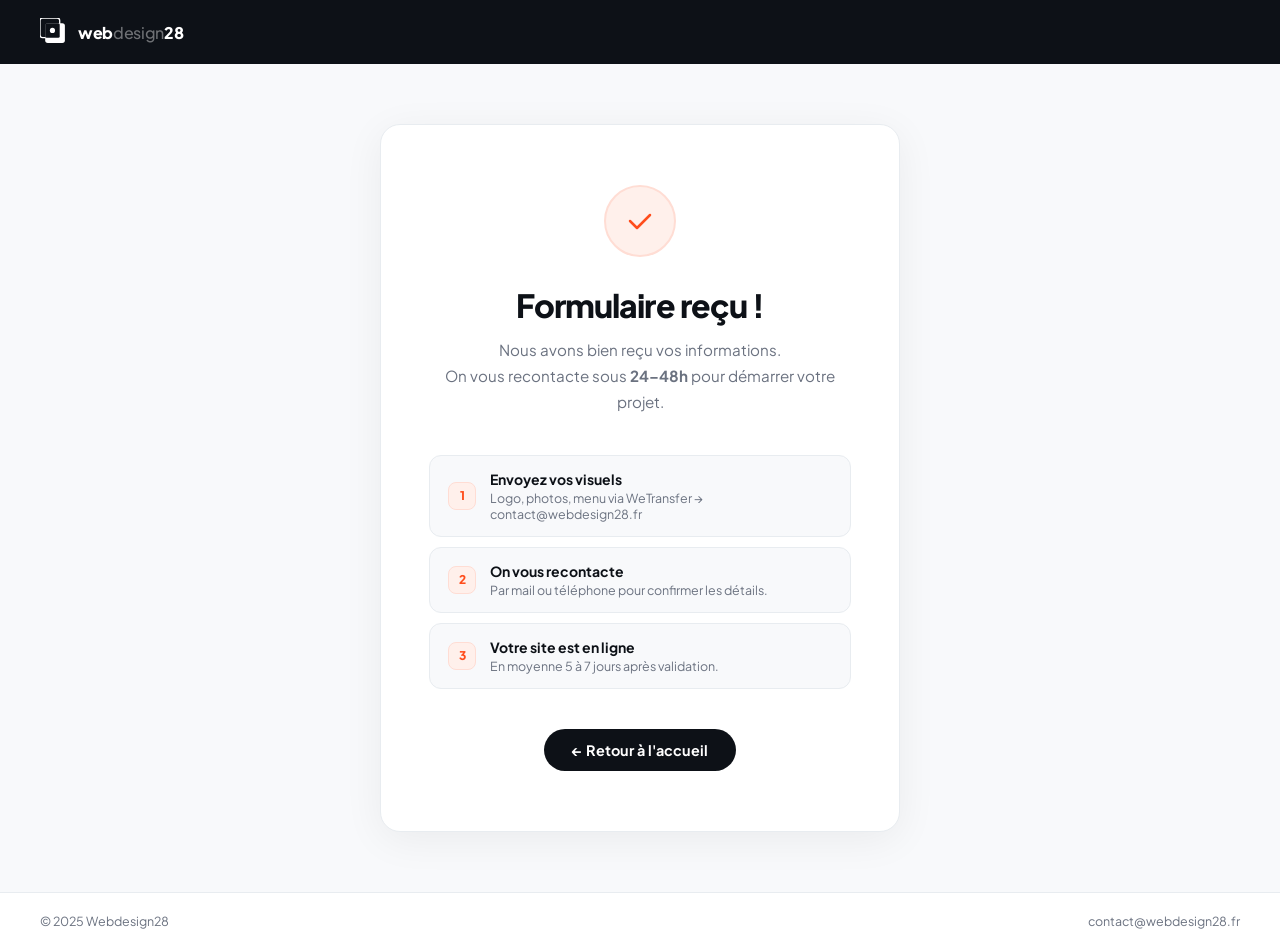
<file: merci.html>
<!DOCTYPE html>
<html lang="fr">
<head>
<meta charset="UTF-8"/>
<meta name="viewport" content="width=device-width, initial-scale=1.0"/>
<title>Merci ! — Webdesign28</title>
<link href="https://fonts.googleapis.com/css2?family=Plus+Jakarta+Sans:wght@400;500;600;700;800&display=swap" rel="stylesheet"/>
<style>
*,*::before,*::after{box-sizing:border-box;margin:0;padding:0}
:root{--text:#0D1117;--muted:#6B7280;--accent:#FF4D1C;--border:#E8ECF0;--bg:#F8F9FB;--font:'Plus Jakarta Sans',sans-serif}
body{font-family:var(--font);background:var(--bg);color:var(--text);min-height:100vh;display:flex;flex-direction:column}
.header{background:var(--text);height:64px;padding:0 40px;display:flex;align-items:center}
.h-logo{display:flex;align-items:center;gap:10px;text-decoration:none}
.h-name{font-size:1rem;font-weight:800;color:white;letter-spacing:-.02em}
.h-name span{opacity:.4;font-weight:500}
.main{flex:1;display:flex;align-items:center;justify-content:center;padding:60px 20px}
.box{background:white;border:1.5px solid var(--border);border-radius:20px;padding:60px 48px;max-width:520px;width:100%;text-align:center;box-shadow:0 8px 40px rgba(0,0,0,.06)}
.check{width:72px;height:72px;border-radius:50%;background:#FFF0EB;border:2px solid #FFDDD4;display:flex;align-items:center;justify-content:center;margin:0 auto 28px;animation:pop .5s cubic-bezier(.34,1.56,.64,1) .1s both}
@keyframes pop{from{opacity:0;transform:scale(.4)}to{opacity:1;transform:scale(1)}}
h1{font-size:2rem;font-weight:800;letter-spacing:-.03em;margin-bottom:12px}
.sub{font-size:.95rem;color:var(--muted);line-height:1.7;margin-bottom:40px}
.steps{display:flex;flex-direction:column;gap:10px;margin-bottom:40px;text-align:left}
.nstep{display:flex;align-items:center;gap:14px;padding:14px 18px;background:var(--bg);border:1.5px solid var(--border);border-radius:12px}
.ns-n{width:28px;height:28px;border-radius:8px;background:#FFF0EB;border:1px solid #FFDDD4;display:flex;align-items:center;justify-content:center;font-size:.75rem;font-weight:800;color:var(--accent);flex-shrink:0}
.ns-title{font-size:.875rem;font-weight:700}
.ns-sub{font-size:.78rem;color:var(--muted);margin-top:2px}
.back-btn{display:inline-flex;align-items:center;gap:8px;background:var(--text);color:white;padding:12px 28px;border-radius:100px;text-decoration:none;font-size:.9rem;font-weight:700;transition:background .15s}
.back-btn:hover{background:#333}
footer{background:white;border-top:1.5px solid var(--border);padding:20px 40px;display:flex;justify-content:space-between;align-items:center;flex-wrap:wrap;gap:12px}
footer p{font-size:.78rem;color:var(--muted)}
footer a{color:var(--muted);text-decoration:none}
footer a:hover{color:var(--text)}
</style>
</head>
<body>
<header class="header">
  <a href="index.html" class="h-logo">
    <svg width="28" height="28" viewBox="0 0 54 54">
      <rect x="0" y="0" width="38" height="38" rx="5" fill="none" stroke="white" stroke-width="2.5"/>
      <rect x="10" y="10" width="38" height="38" rx="5" fill="white"/>
      <rect x="10" y="10" width="28" height="28" rx="3" fill="#0D1117"/>
      <circle cx="24" cy="24" r="5" fill="white"/>
    </svg>
    <div class="h-name">web<span>design</span>28</div>
  </a>
</header>
<main class="main">
  <div class="box">
    <div class="check">
      <svg width="32" height="32" viewBox="0 0 32 32" fill="none">
        <path d="M6 16L13 23L26 10" stroke="#FF4D1C" stroke-width="2.5" stroke-linecap="round" stroke-linejoin="round"/>
      </svg>
    </div>
    <h1>Formulaire reçu !</h1>
    <p class="sub">Nous avons bien reçu vos informations.<br>On vous recontacte sous <strong>24–48h</strong> pour démarrer votre projet.</p>
    <div class="steps">
      <div class="nstep"><div class="ns-n">1</div><div><div class="ns-title">Envoyez vos visuels</div><div class="ns-sub">Logo, photos, menu via WeTransfer → contact@webdesign28.fr</div></div></div>
      <div class="nstep"><div class="ns-n">2</div><div><div class="ns-title">On vous recontacte</div><div class="ns-sub">Par mail ou téléphone pour confirmer les détails.</div></div></div>
      <div class="nstep"><div class="ns-n">3</div><div><div class="ns-title">Votre site est en ligne</div><div class="ns-sub">En moyenne 5 à 7 jours après validation.</div></div></div>
    </div>
    <a href="index.html" class="back-btn">← Retour à l'accueil</a>
  </div>
</main>
<footer>
  <p>© 2025 Webdesign28</p>
  <p><a href="mailto:contact@webdesign28.fr">contact@webdesign28.fr</a></p>
</footer>
</body>
</html>
</file>
